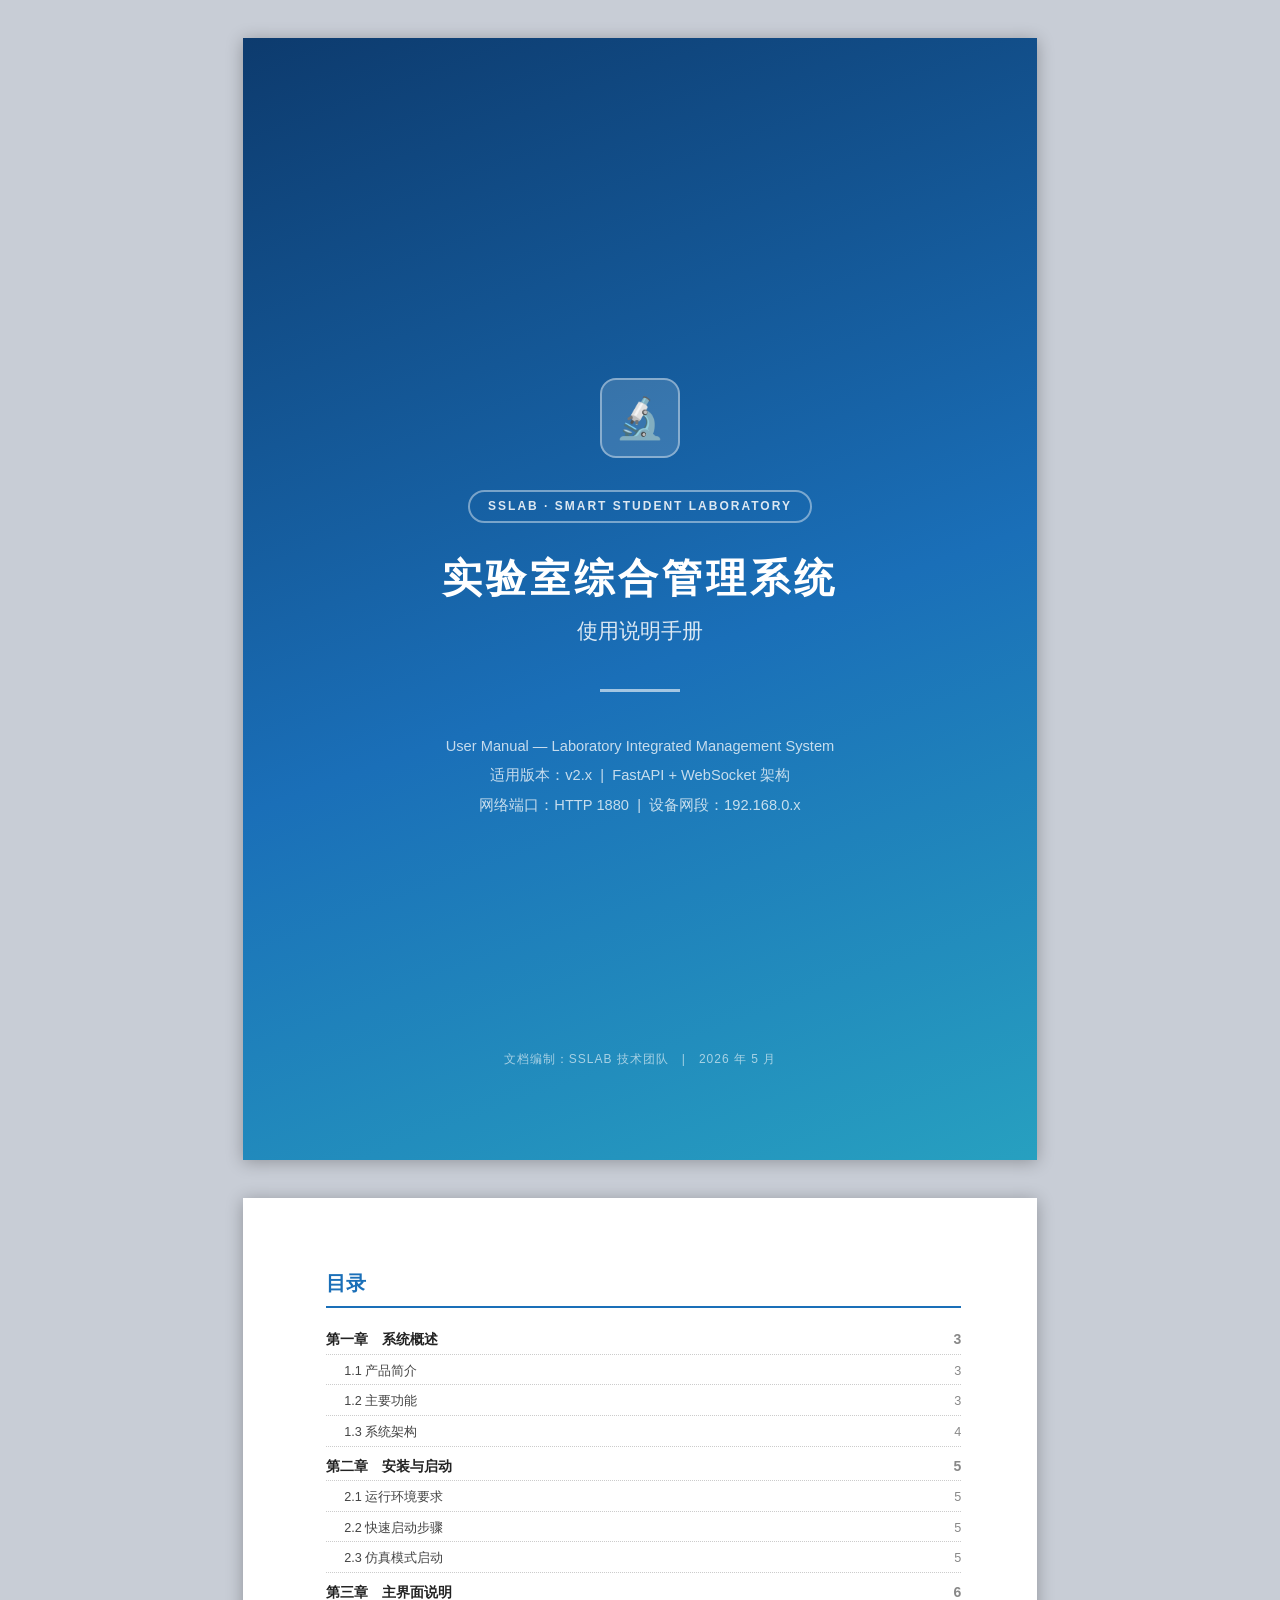
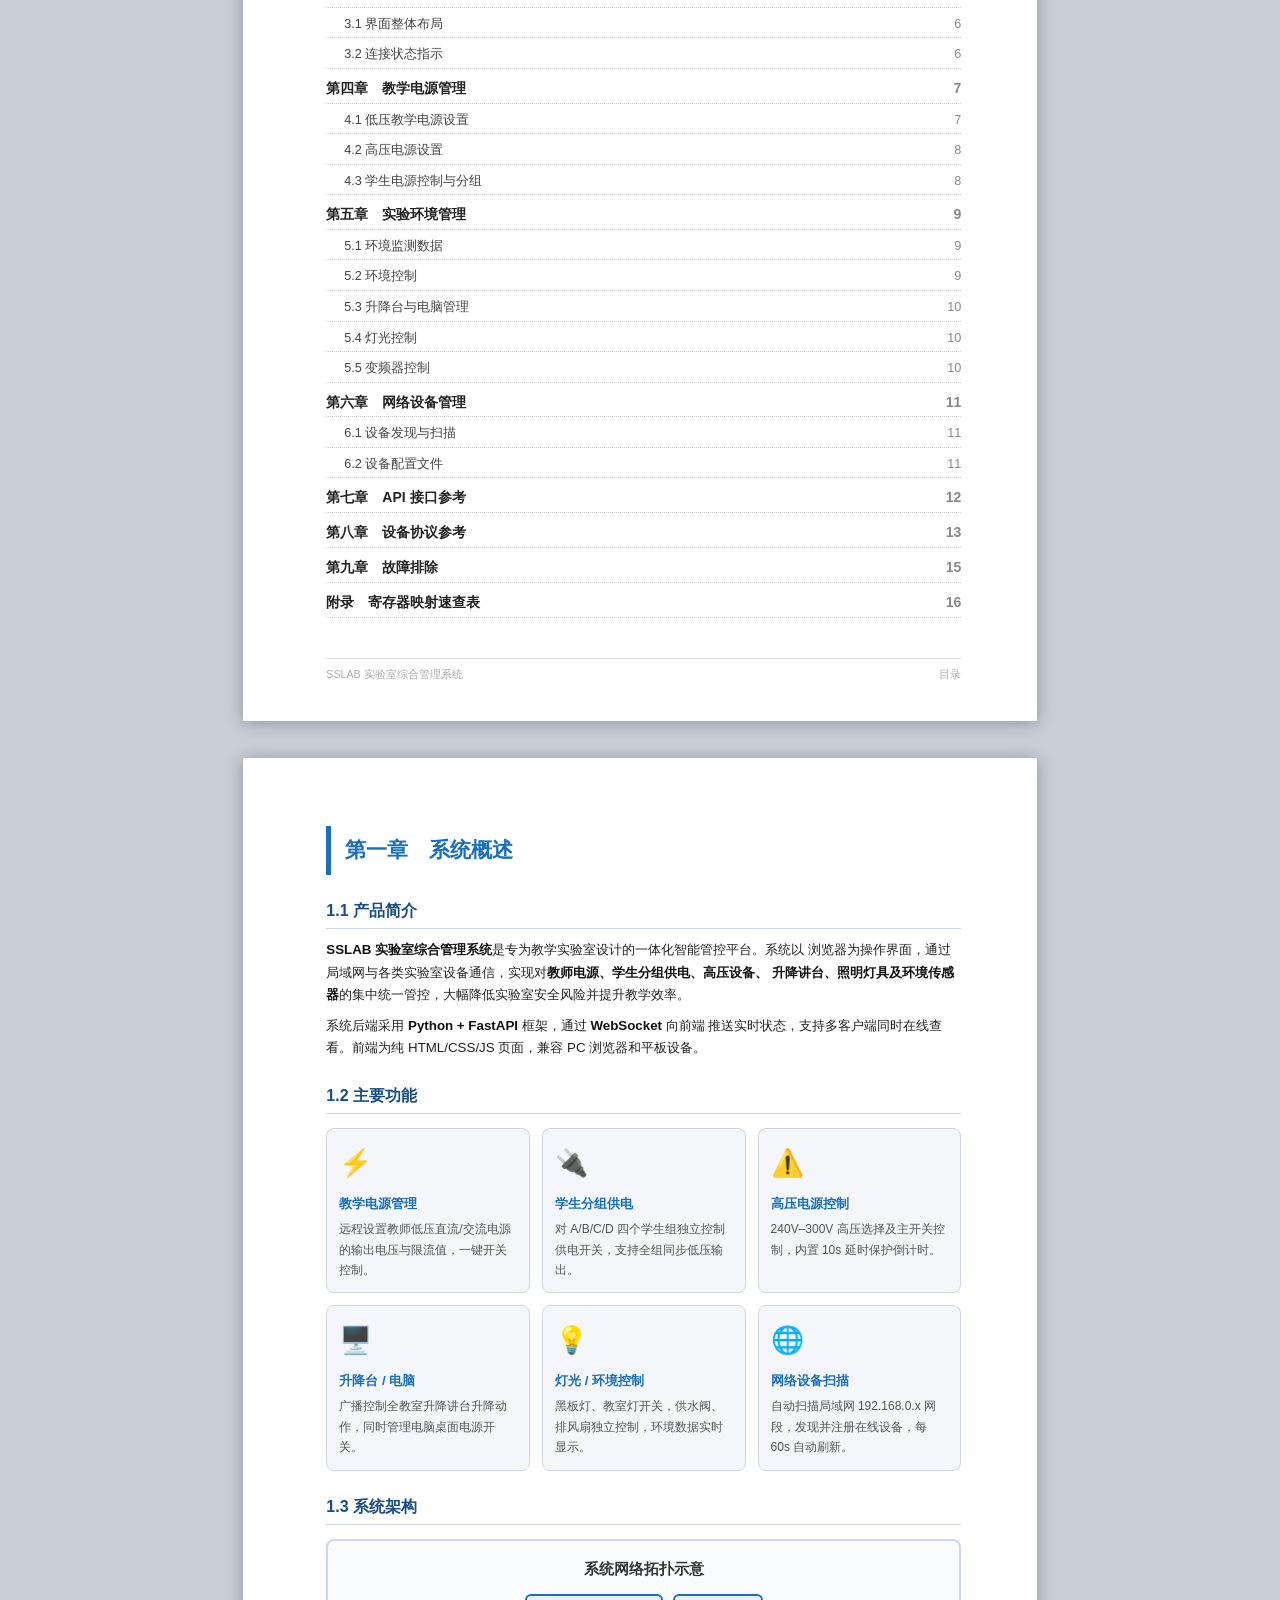
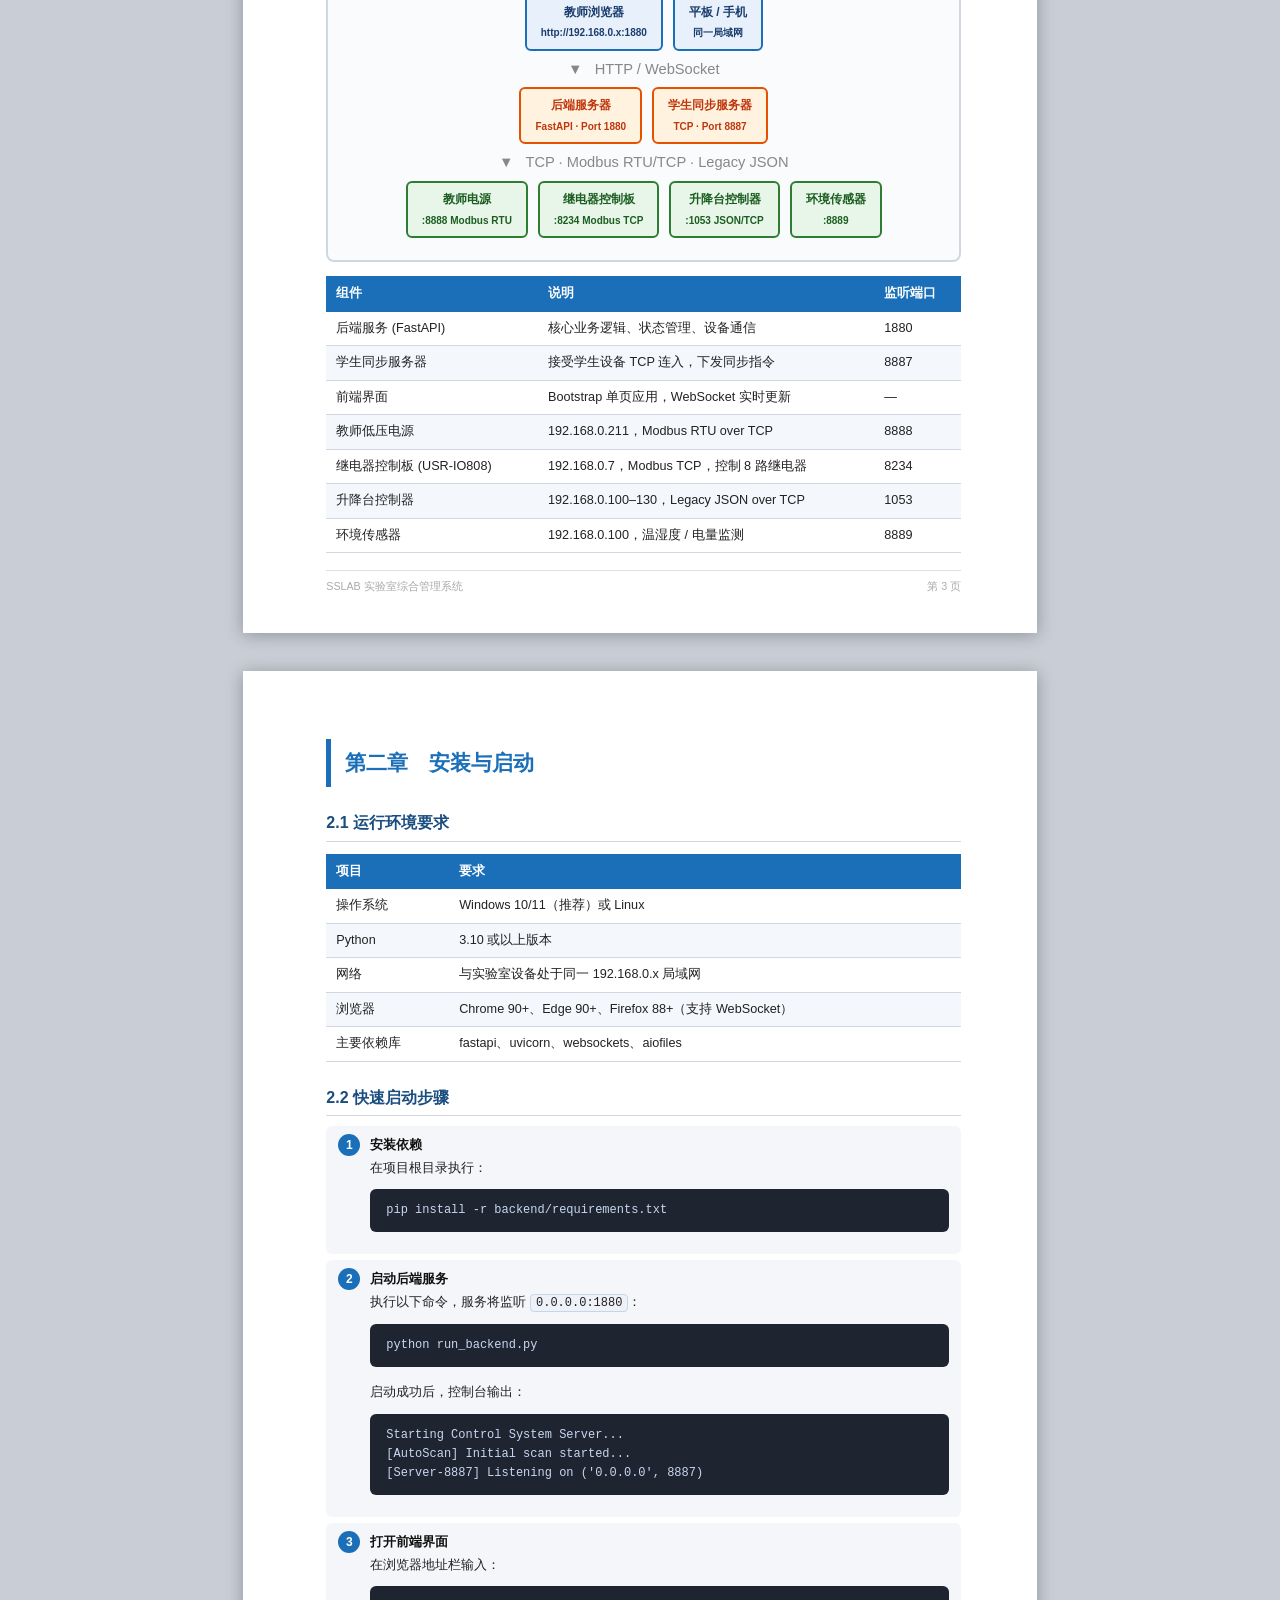
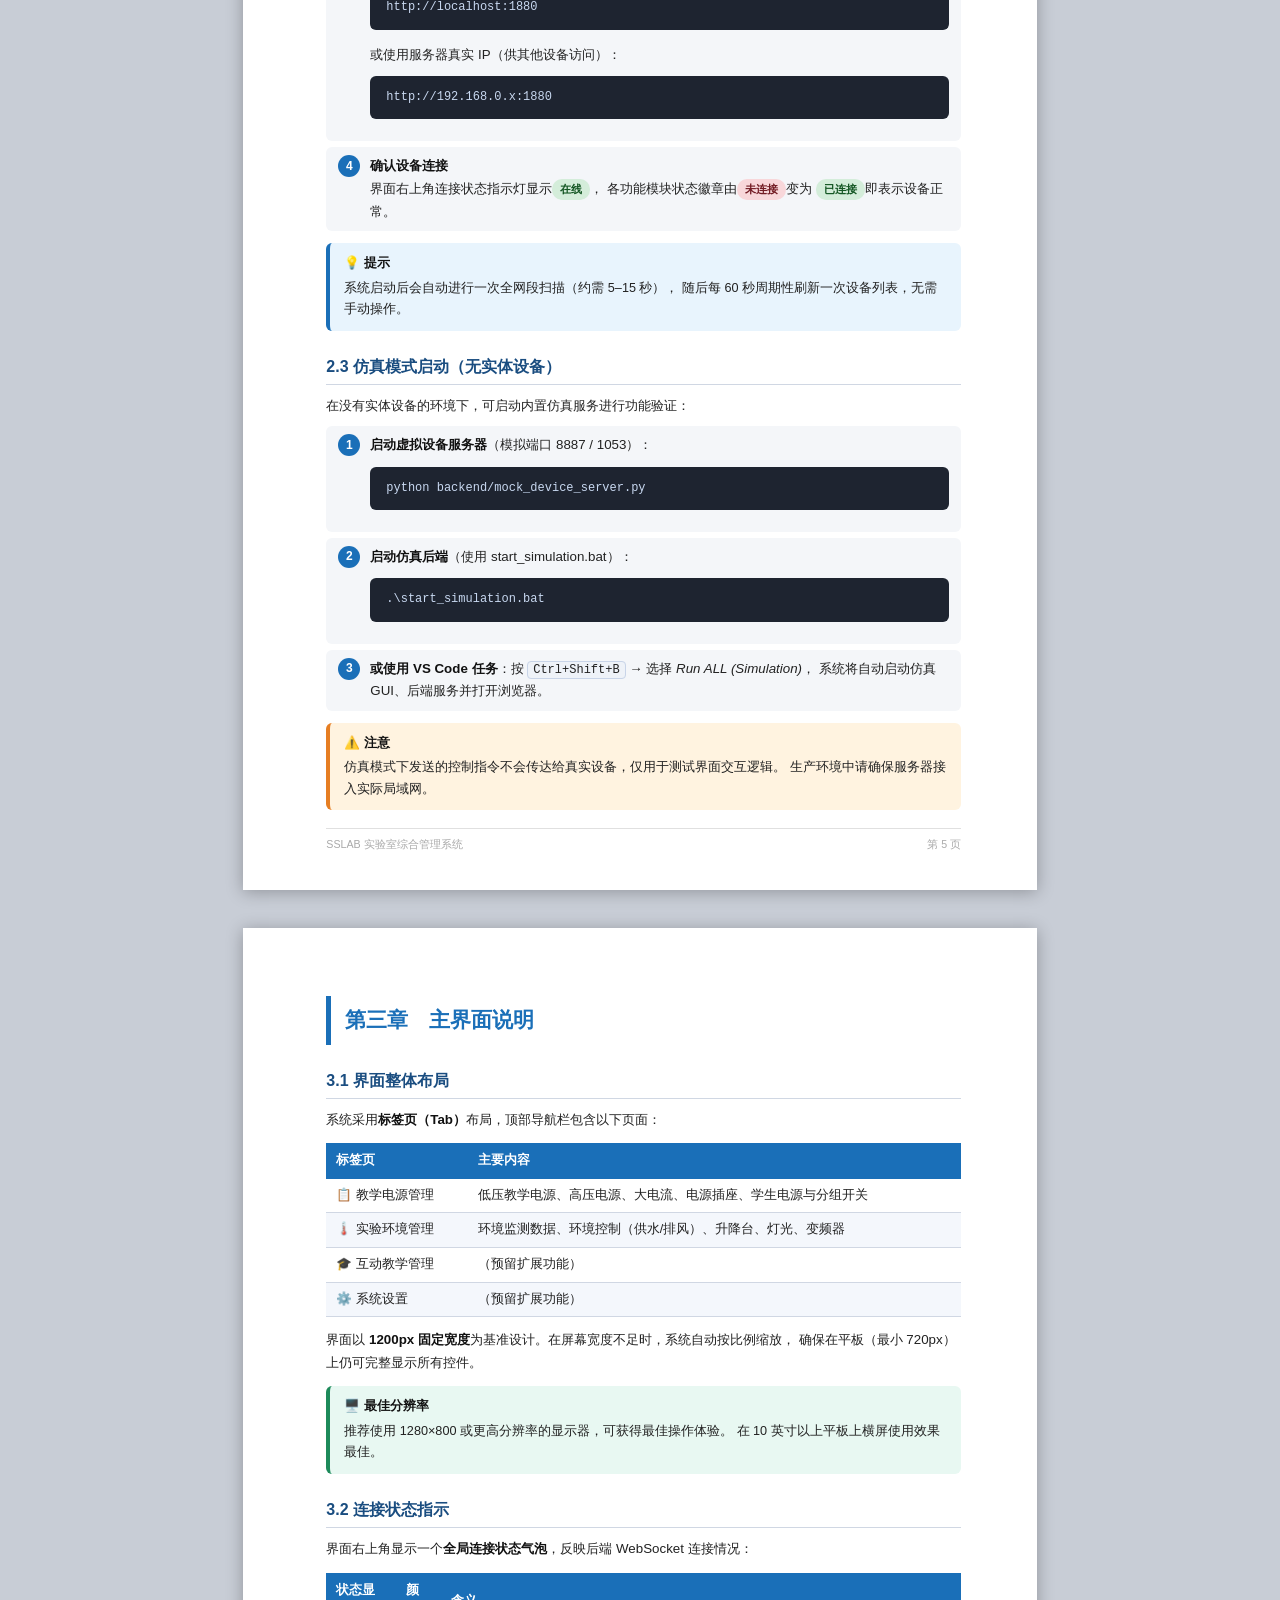
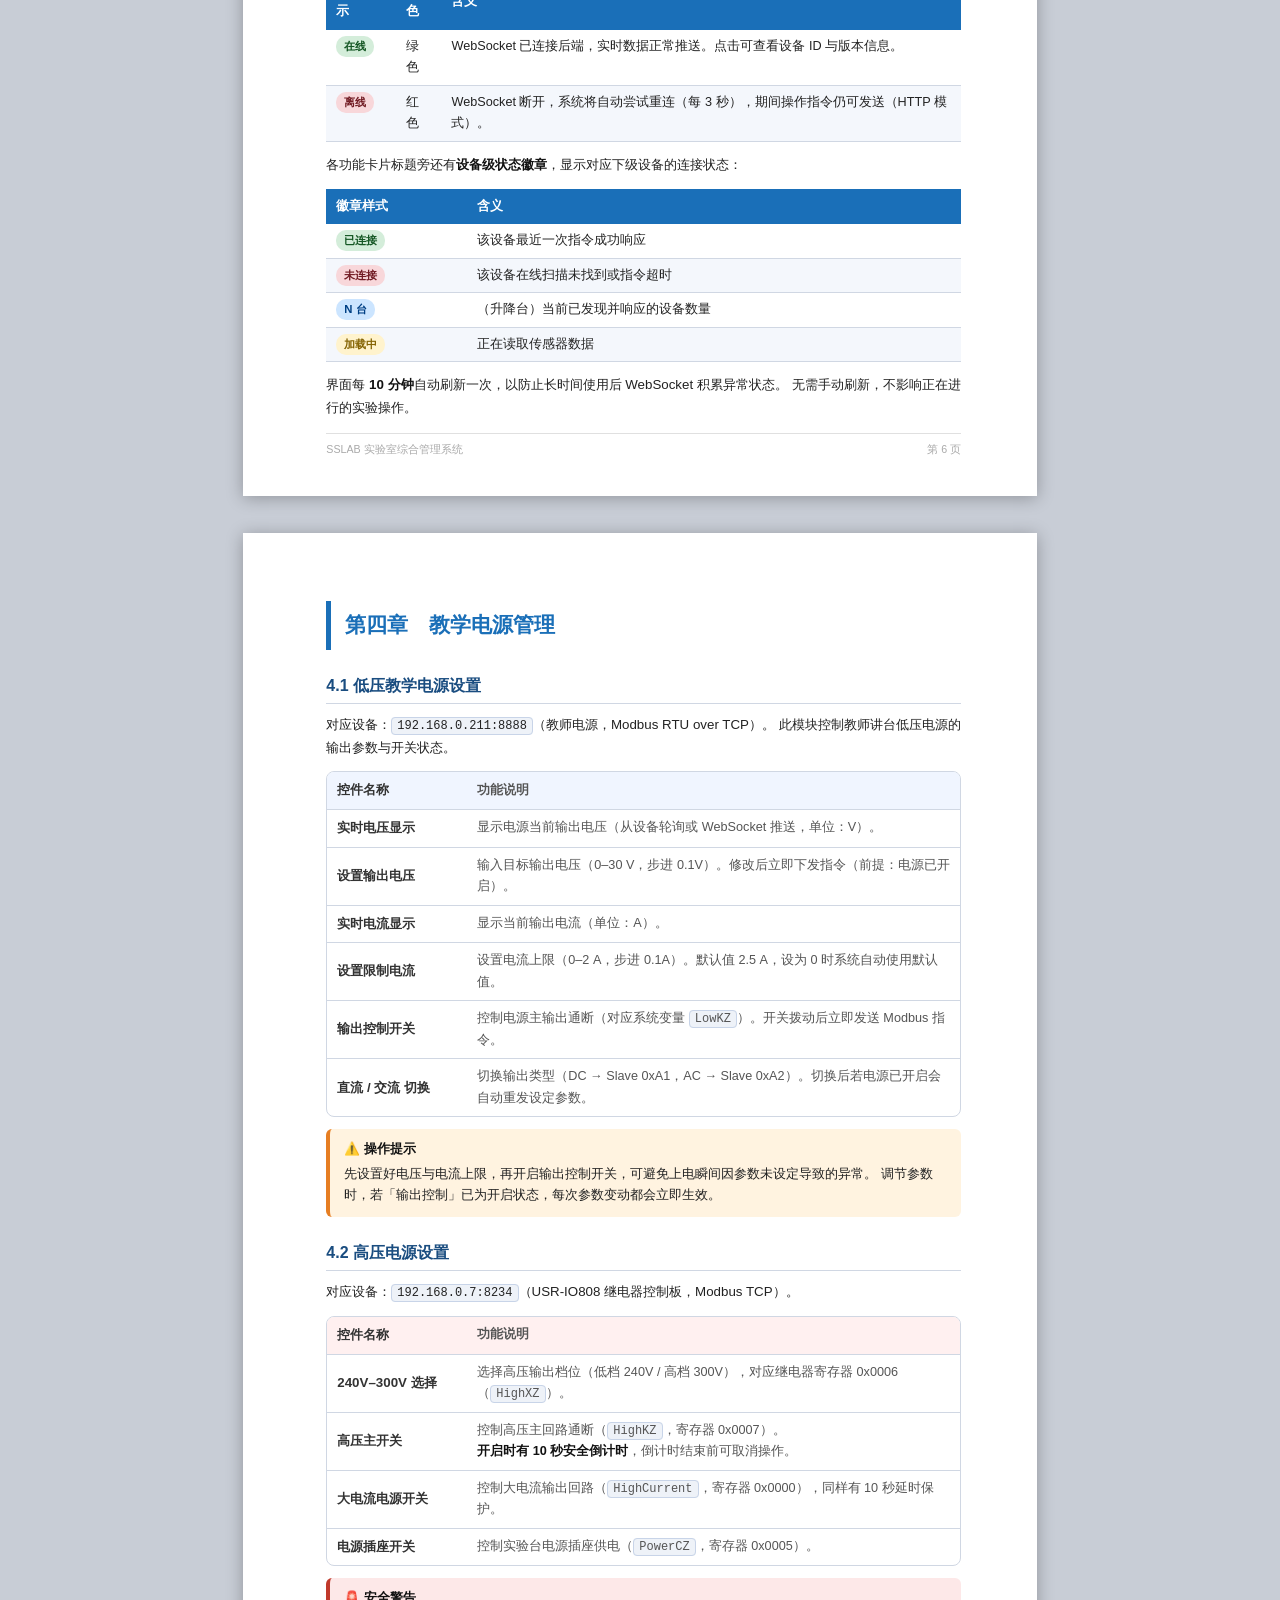
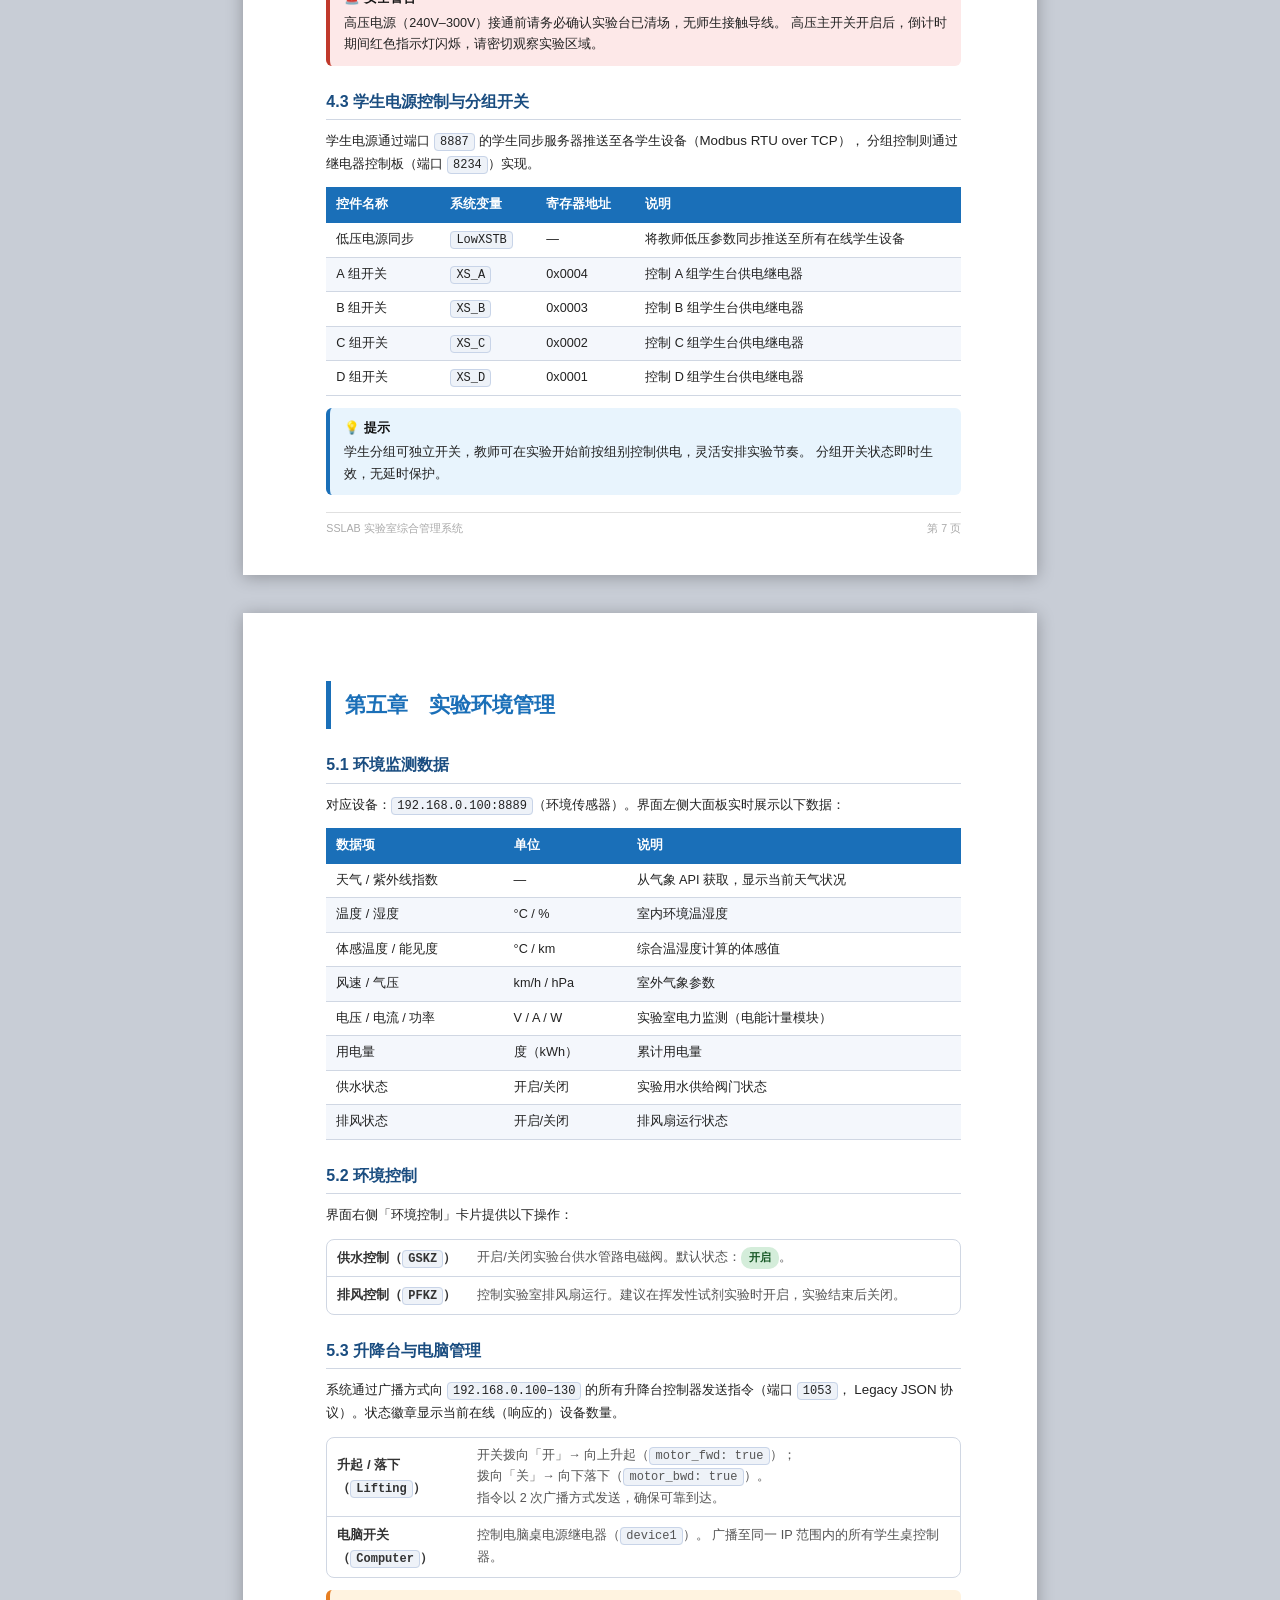
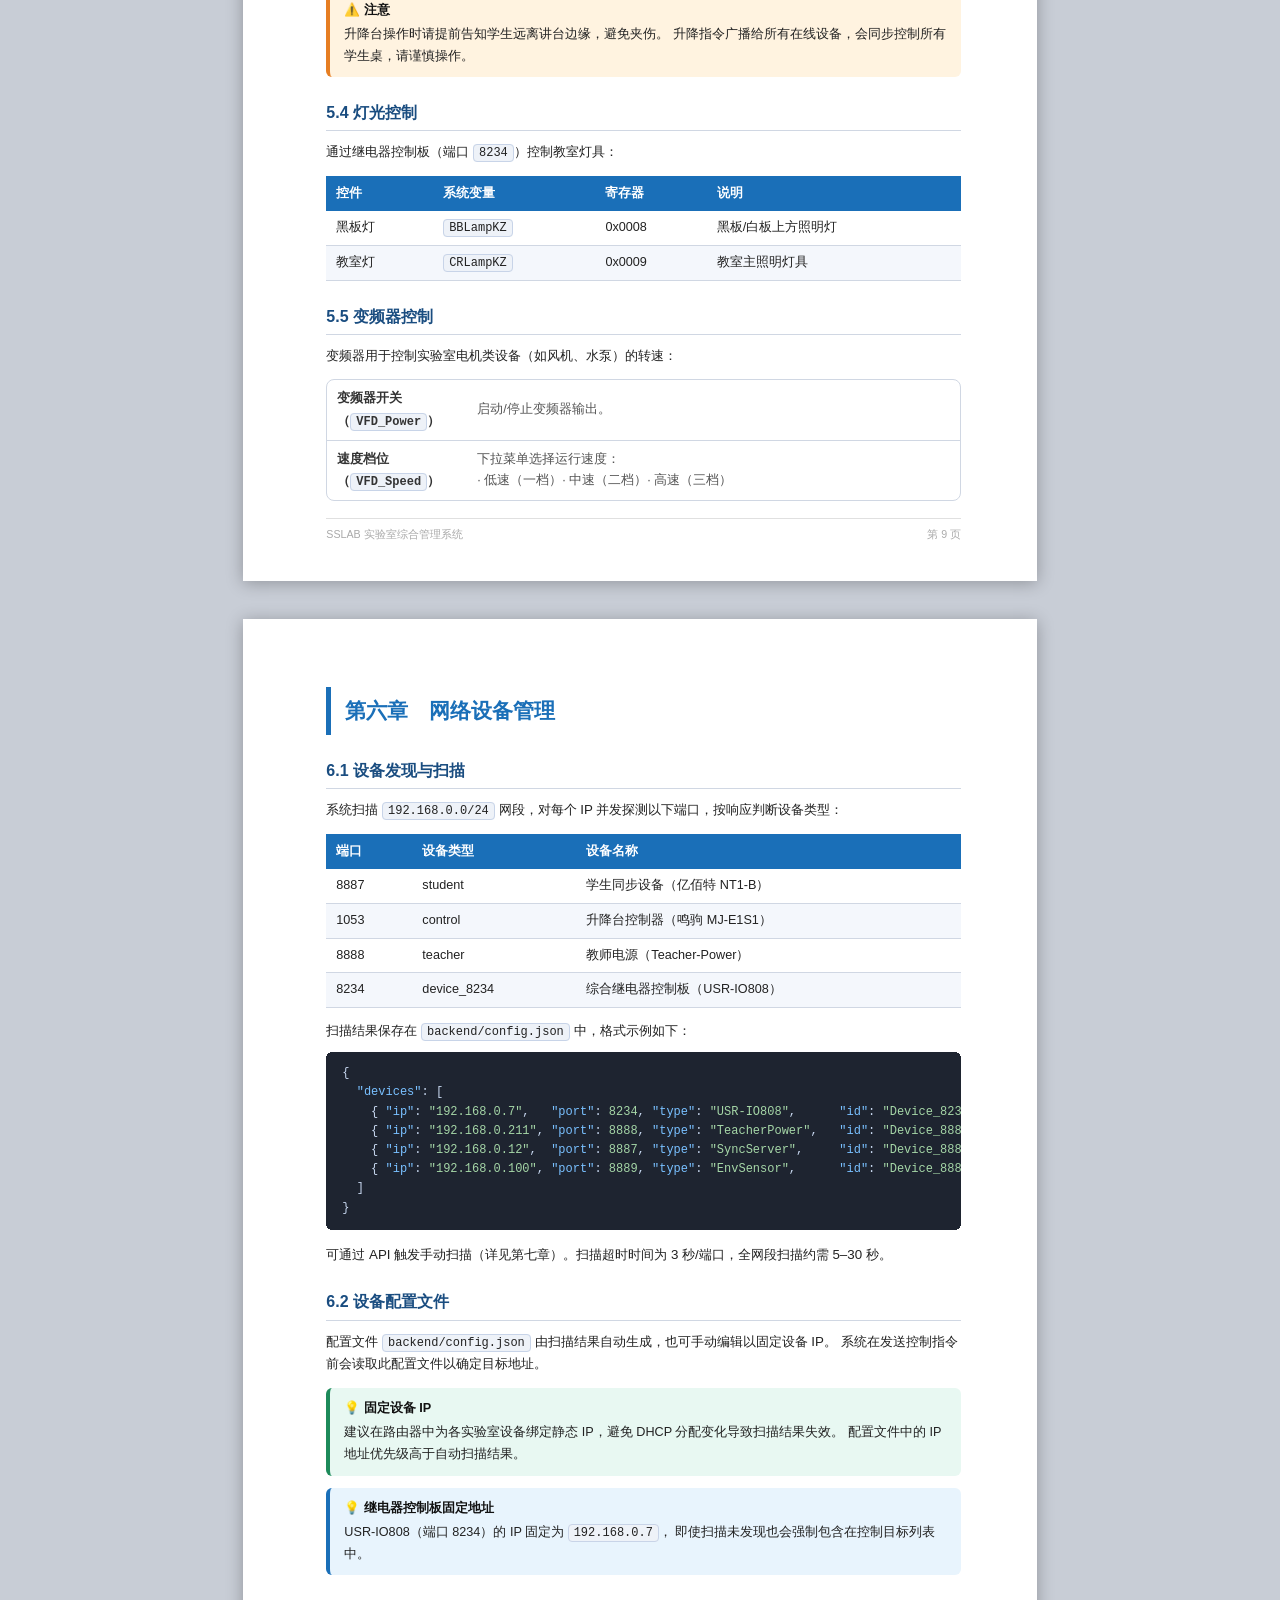
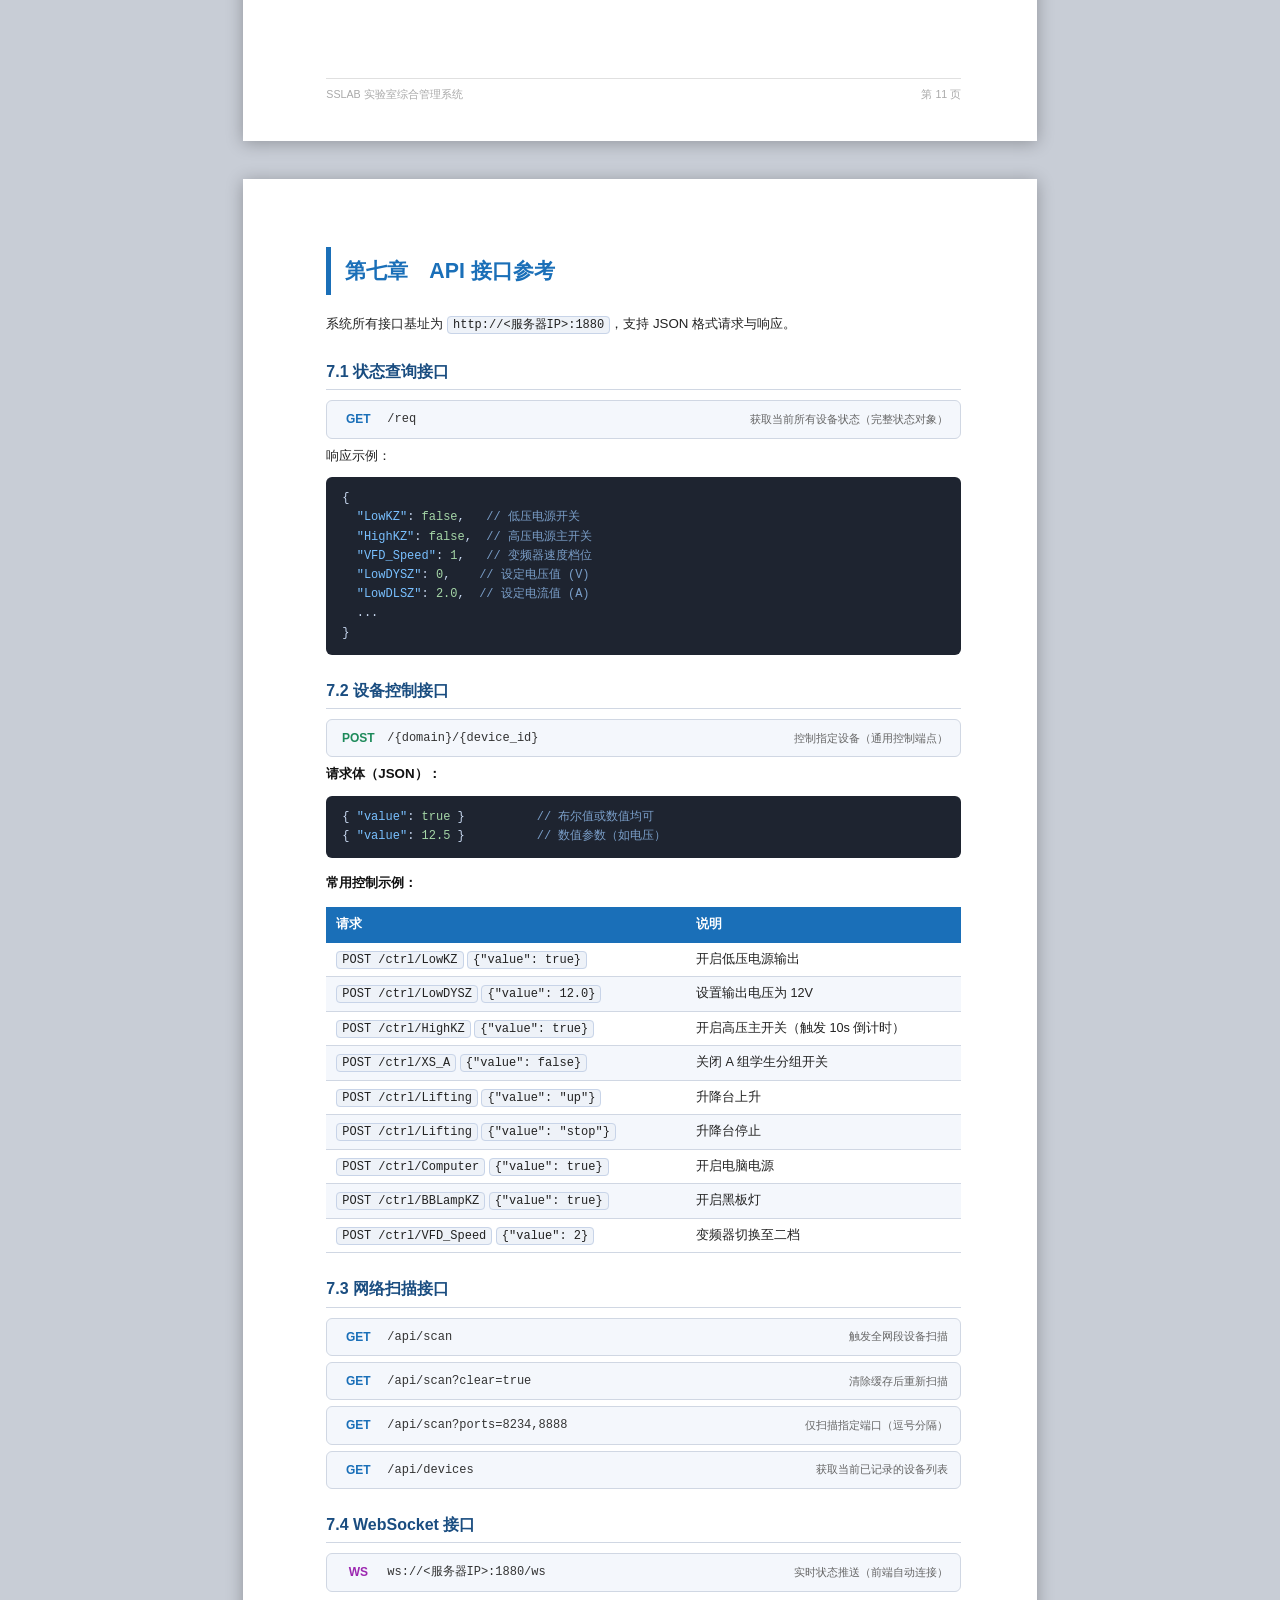
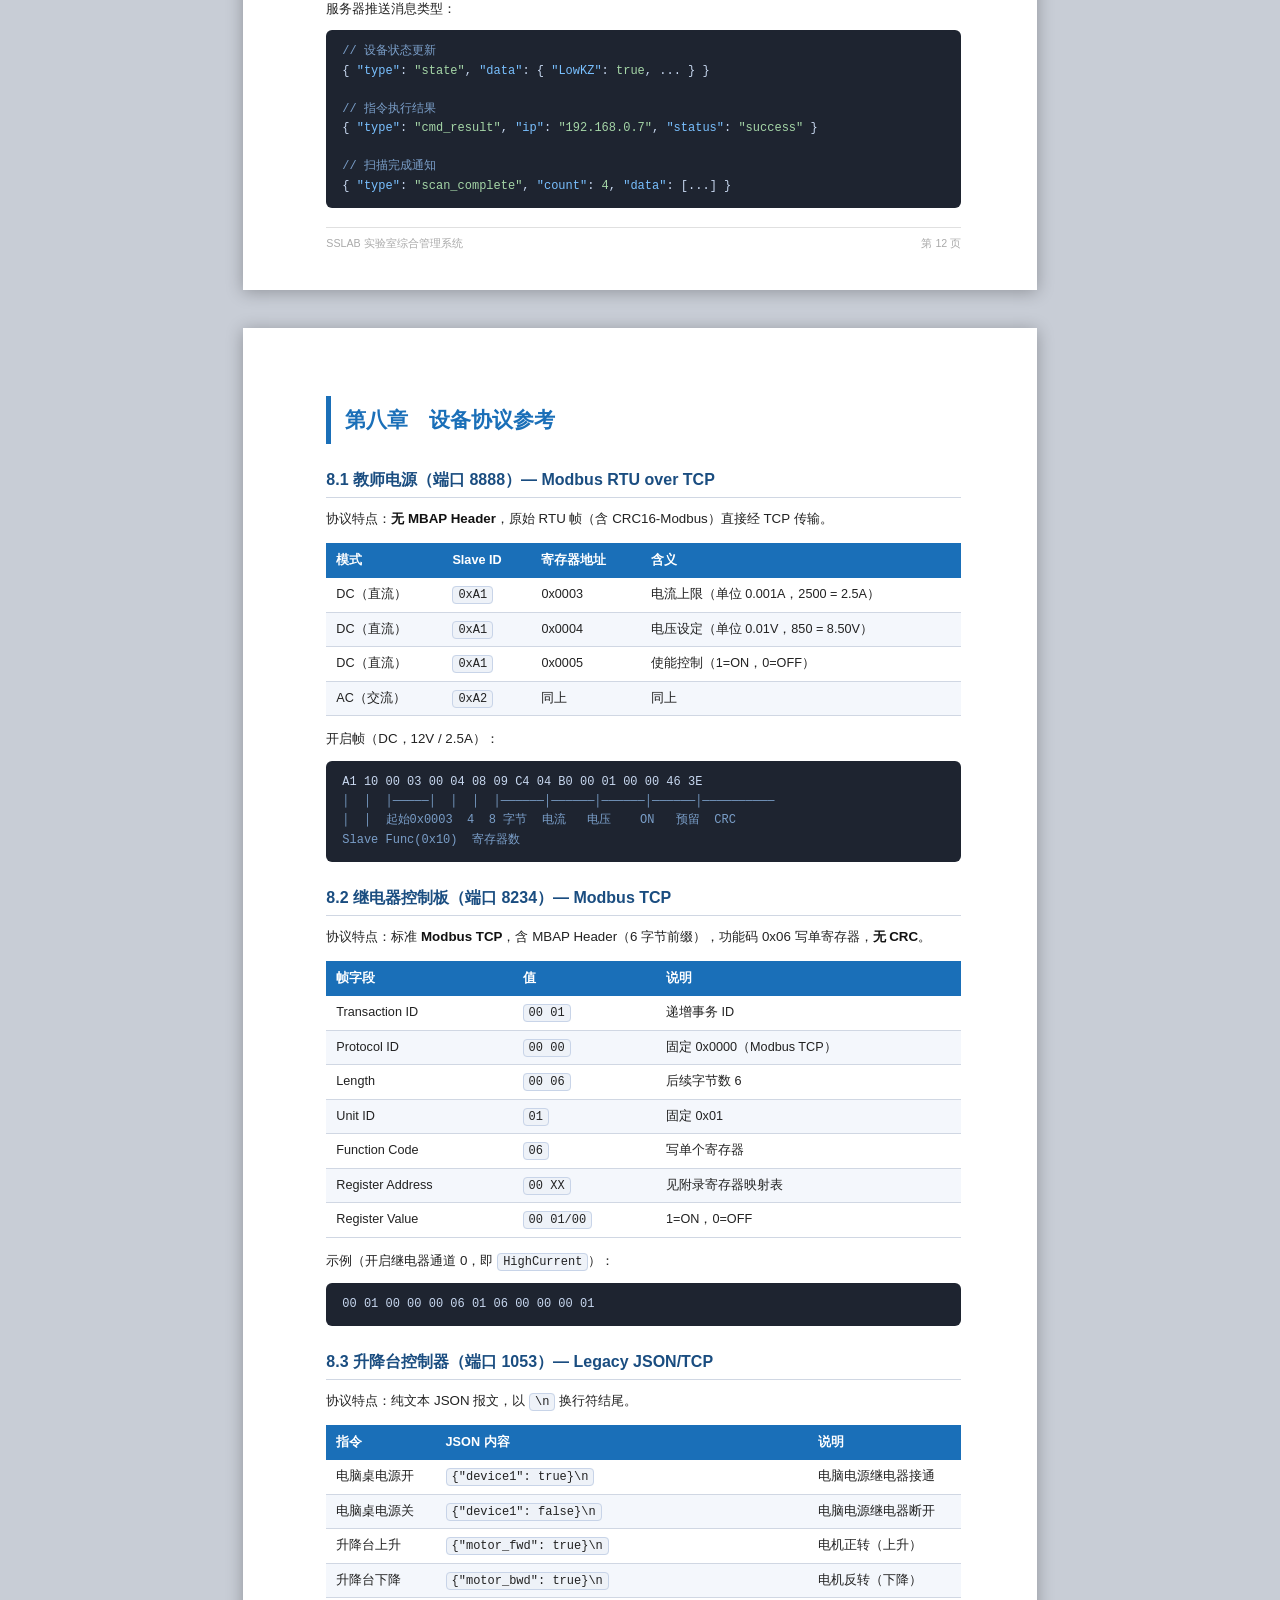
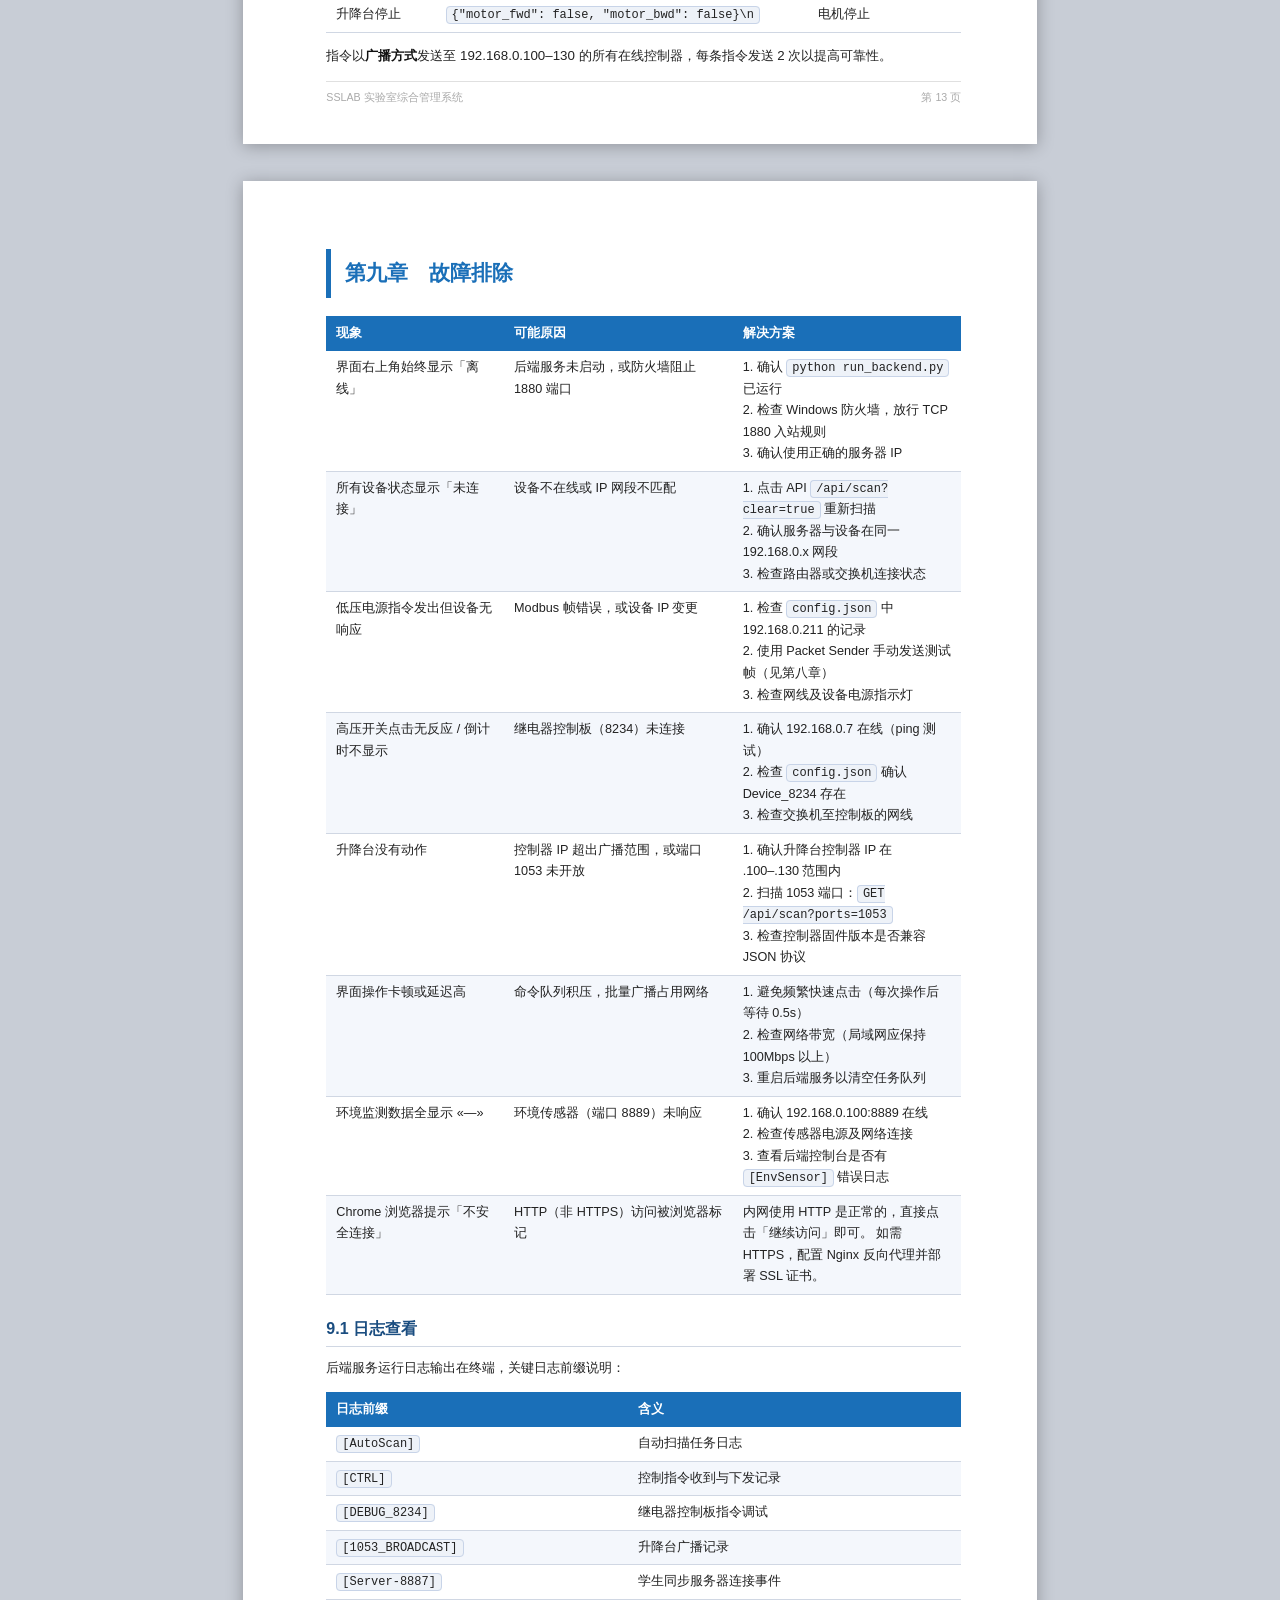
<file: docs/manual.html>
<!DOCTYPE html>
<html lang="zh-CN">
<head>
  <meta charset="UTF-8">
  <meta name="viewport" content="width=device-width, initial-scale=1.0">
  <title>SSLAB 实验室综合管理系统 — 使用说明手册</title>
  <style>
    /* ============================================================
       基础 & A4 页面设置
    ============================================================ */
    * { box-sizing: border-box; margin: 0; padding: 0; }

    :root {
      --blue:    #1a6fb8;
      --blue-lt: #e8f1fb;
      --green:   #1d8a5a;
      --red:     #c0392b;
      --orange:  #d35400;
      --gray:    #555;
      --gray-lt: #f4f6f9;
      --border:  #d0d7e3;
      --font:    'Source Han Sans CN', 'Microsoft YaHei', 'SimHei', Arial, sans-serif;
    }

    body {
      font-family: var(--font);
      font-size: 10pt;
      line-height: 1.7;
      color: #222;
      background: #c8cdd6;
    }

    /* A4 page simulation */
    .page {
      width: 210mm;
      min-height: 297mm;
      margin: 10mm auto;
      background: #fff;
      padding: 18mm 20mm 18mm 22mm;
      box-shadow: 0 2px 16px rgba(0,0,0,.28);
      page-break-after: always;
      position: relative;
    }

    /* ============================================================
       封面页
    ============================================================ */
    .cover {
      display: flex;
      flex-direction: column;
      align-items: center;
      justify-content: center;
      min-height: 297mm;
      background: linear-gradient(160deg, #0d3b6e 0%, #1a6fb8 55%, #27a0c0 100%);
      color: #fff;
      padding: 20mm;
      text-align: center;
    }
    .cover .badge {
      border: 2px solid rgba(255,255,255,.5);
      border-radius: 50px;
      padding: 4px 18px;
      font-size: 9pt;
      letter-spacing: 2px;
      margin-bottom: 30px;
      opacity: .85;
    }
    .cover h1 {
      font-size: 30pt;
      font-weight: 700;
      letter-spacing: 4px;
      line-height: 1.25;
      margin-bottom: 10px;
    }
    .cover h2 {
      font-size: 16pt;
      font-weight: 400;
      opacity: .85;
      margin-bottom: 40px;
    }
    .cover .divider {
      width: 80px;
      height: 3px;
      background: rgba(255,255,255,.6);
      margin: 0 auto 40px;
    }
    .cover .subtitle {
      font-size: 11pt;
      opacity: .75;
      line-height: 2;
    }
    .cover .meta {
      position: absolute;
      bottom: 24mm;
      font-size: 9pt;
      opacity: .6;
      letter-spacing: 1px;
    }
    .cover .logo-area {
      width: 80px;
      height: 80px;
      border-radius: 16px;
      background: rgba(255,255,255,.15);
      border: 2px solid rgba(255,255,255,.4);
      display: flex;
      align-items: center;
      justify-content: center;
      font-size: 30pt;
      margin-bottom: 32px;
    }

    /* ============================================================
       目录页
    ============================================================ */
    .toc h2 { color: var(--blue); font-size: 15pt; border-bottom: 2px solid var(--blue); padding-bottom: 6px; margin-bottom: 20px; }
    .toc ol { padding-left: 0; list-style: none; }
    .toc > ol > li { margin-bottom: 6px; }
    .toc a { color: #222; text-decoration: none; display: flex; justify-content: space-between; border-bottom: 1px dotted #ccc; padding-bottom: 2px; }
    .toc a:hover { color: var(--blue); }
    .toc .toc-h1 { font-size: 10.5pt; font-weight: 600; margin-top: 8px; }
    .toc .toc-h2 { font-size: 9.5pt; padding-left: 18px; color: #444; }
    .toc .page-num { flex-shrink: 0; color: #888; min-width: 22px; text-align: right; }

    /* ============================================================
       正文通用
    ============================================================ */
    h1.sec { font-size: 16pt; color: var(--blue); border-left: 5px solid var(--blue); padding: 6px 0 6px 14px; margin: 0 0 18px; }
    h2.sec { font-size: 12pt; color: #1a4d80; margin: 22px 0 10px; border-bottom: 1px solid var(--border); padding-bottom: 4px; }
    h3.sec { font-size: 10.5pt; color: #333; margin: 16px 0 8px; font-weight: 700; }
    p { margin-bottom: 8px; }
    ul, ol { padding-left: 22px; margin-bottom: 10px; }
    li { margin-bottom: 4px; }
    strong { color: #111; }
    code {
      background: #eef2f8;
      border: 1px solid #c8d4e8;
      border-radius: 4px;
      padding: 1px 5px;
      font-family: 'Consolas', 'Courier New', monospace;
      font-size: 9pt;
    }
    pre {
      background: #1e2430;
      color: #c8d8f0;
      border-radius: 6px;
      padding: 12px 16px;
      font-family: 'Consolas', 'Courier New', monospace;
      font-size: 9pt;
      overflow-x: auto;
      margin: 10px 0 14px;
      line-height: 1.6;
    }
    pre .comment { color: #7a9ec8; }
    pre .key { color: #79c0ff; }
    pre .val { color: #a5d6a7; }

    /* Info / Warning / Tip boxes */
    .box {
      border-radius: 6px;
      padding: 10px 14px;
      margin: 12px 0;
      font-size: 9.5pt;
    }
    .box-info  { background: #e8f4fd; border-left: 4px solid #1a6fb8; }
    .box-warn  { background: #fff3e0; border-left: 4px solid #e67e22; }
    .box-danger{ background: #fde8e8; border-left: 4px solid #c0392b; }
    .box-tip   { background: #e8f8f2; border-left: 4px solid #1d8a5a; }
    .box strong { display: block; margin-bottom: 3px; }

    /* Tables */
    table {
      width: 100%;
      border-collapse: collapse;
      margin: 12px 0;
      font-size: 9.5pt;
    }
    thead tr { background: var(--blue); color: #fff; }
    thead th { padding: 7px 10px; text-align: left; font-weight: 600; }
    tbody tr:nth-child(even) { background: #f4f7fc; }
    tbody td { padding: 6px 10px; border-bottom: 1px solid var(--border); vertical-align: top; }
    .td-center { text-align: center; }

    /* Feature cards */
    .card-grid { display: grid; grid-template-columns: repeat(3, 1fr); gap: 12px; margin: 14px 0; }
    .card {
      border: 1px solid var(--border);
      border-radius: 8px;
      padding: 12px;
      background: var(--gray-lt);
    }
    .card .card-icon { font-size: 20pt; margin-bottom: 6px; }
    .card .card-title { font-size: 10pt; font-weight: 700; color: var(--blue); margin-bottom: 4px; }
    .card p { font-size: 9pt; color: #555; margin: 0; }

    /* Status badges */
    .badge { display: inline-block; padding: 1px 8px; border-radius: 10px; font-size: 8.5pt; font-weight: 600; }
    .badge-green  { background: #d4edda; color: #155724; }
    .badge-red    { background: #f8d7da; color: #721c24; }
    .badge-blue   { background: #cce5ff; color: #004085; }
    .badge-orange { background: #fff3cd; color: #856404; }

    /* Step list */
    .step-list { list-style: none; padding-left: 0; counter-reset: step; }
    .step-list li {
      counter-increment: step;
      padding: 8px 12px 8px 44px;
      position: relative;
      margin-bottom: 6px;
      background: var(--gray-lt);
      border-radius: 6px;
    }
    .step-list li::before {
      content: counter(step);
      position: absolute;
      left: 12px;
      top: 8px;
      width: 22px; height: 22px;
      background: var(--blue);
      color: white;
      border-radius: 50%;
      font-size: 9pt;
      font-weight: 700;
      display: flex;
      align-items: center;
      justify-content: center;
    }

    /* Architecture diagram */
    .arch-box {
      border: 2px solid var(--border);
      border-radius: 8px;
      padding: 16px;
      background: #fafbfd;
      margin: 14px 0;
      text-align: center;
      font-size: 9pt;
    }
    .arch-row { display: flex; justify-content: center; gap: 10px; margin: 6px 0; flex-wrap: wrap; }
    .arch-node {
      border: 2px solid var(--blue);
      border-radius: 6px;
      padding: 6px 14px;
      background: var(--blue-lt);
      color: #1a3d6e;
      font-weight: 600;
      font-size: 9pt;
      min-width: 80px;
    }
    .arch-node.device {
      border-color: #2e7d32;
      background: #e8f5e9;
      color: #1b5e20;
    }
    .arch-node.server {
      border-color: #e65100;
      background: #fff3e0;
      color: #bf360c;
    }
    .arch-arrow { text-align: center; color: #888; font-size: 11pt; margin: 2px 0; }

    /* Control item row */
    .ctrl-row {
      display: flex;
      align-items: center;
      padding: 7px 10px;
      border-bottom: 1px solid var(--border);
    }
    .ctrl-row:last-child { border-bottom: none; }
    .ctrl-label { flex: 0 0 140px; font-weight: 600; color: #333; }
    .ctrl-desc  { flex: 1; color: #555; font-size: 9.5pt; }

    /* Page footer */
    .page-footer {
      position: absolute;
      bottom: 10mm;
      left: 22mm;
      right: 20mm;
      display: flex;
      justify-content: space-between;
      font-size: 8pt;
      color: #aaa;
      border-top: 1px solid #e0e0e0;
      padding-top: 6px;
    }

    /* API endpoint */
    .endpoint {
      display: flex;
      align-items: center;
      gap: 10px;
      padding: 8px 12px;
      border-radius: 6px;
      background: #f4f7fc;
      border: 1px solid var(--border);
      margin: 6px 0;
      font-size: 9pt;
    }
    .method { font-weight: 700; min-width: 38px; text-align: center; }
    .method.get  { color: #1a6fb8; }
    .method.post { color: #1d8a5a; }
    .ep-path { font-family: 'Consolas', monospace; color: #333; }
    .ep-desc { color: #666; font-size: 8.5pt; margin-left: auto; }

    /* ============================================================
       打印 / PDF 样式
    ============================================================ */
    @page {
      size: A4;
      margin: 0;
    }
    @media print {
      body { background: #fff; }
      .page {
        margin: 0 auto;
        box-shadow: none;
        page-break-after: always;
        width: 210mm;
        min-height: 297mm;
        padding: 15mm 18mm 15mm 20mm;
      }
      .cover {
        min-height: 297mm;
        page-break-after: always;
      }
      a { color: inherit; text-decoration: none; }
      pre { white-space: pre-wrap; word-break: break-all; }
    }
  </style>
</head>
<body>

<!-- ================================================================
     封面
================================================================ -->
<div class="page cover">
  <div class="logo-area">🔬</div>
  <div class="badge">SSLAB · SMART STUDENT LABORATORY</div>
  <h1>实验室综合管理系统</h1>
  <h2>使用说明手册</h2>
  <div class="divider"></div>
  <div class="subtitle">
    User Manual — Laboratory Integrated Management System<br>
    适用版本：v2.x &nbsp;|&nbsp; FastAPI + WebSocket 架构<br>
    网络端口：HTTP 1880 &nbsp;|&nbsp; 设备网段：192.168.0.x
  </div>
  <div class="meta">文档编制：SSLAB 技术团队 &nbsp;&nbsp;|&nbsp;&nbsp; 2026 年 5 月</div>
</div>

<!-- ================================================================
     目录页
================================================================ -->
<div class="page toc">
  <h2>目录</h2>
  <ol>
    <li><a class="toc-h1" href="#s1"><span>第一章　系统概述</span><span class="page-num">3</span></a></li>
    <li>
      <a class="toc-h2" href="#s1-1"><span>1.1 产品简介</span><span class="page-num">3</span></a>
    </li>
    <li>
      <a class="toc-h2" href="#s1-2"><span>1.2 主要功能</span><span class="page-num">3</span></a>
    </li>
    <li>
      <a class="toc-h2" href="#s1-3"><span>1.3 系统架构</span><span class="page-num">4</span></a>
    </li>
    <li><a class="toc-h1" href="#s2"><span>第二章　安装与启动</span><span class="page-num">5</span></a></li>
    <li>
      <a class="toc-h2" href="#s2-1"><span>2.1 运行环境要求</span><span class="page-num">5</span></a>
    </li>
    <li>
      <a class="toc-h2" href="#s2-2"><span>2.2 快速启动步骤</span><span class="page-num">5</span></a>
    </li>
    <li>
      <a class="toc-h2" href="#s2-3"><span>2.3 仿真模式启动</span><span class="page-num">5</span></a>
    </li>
    <li><a class="toc-h1" href="#s3"><span>第三章　主界面说明</span><span class="page-num">6</span></a></li>
    <li>
      <a class="toc-h2" href="#s3-1"><span>3.1 界面整体布局</span><span class="page-num">6</span></a>
    </li>
    <li>
      <a class="toc-h2" href="#s3-2"><span>3.2 连接状态指示</span><span class="page-num">6</span></a>
    </li>
    <li><a class="toc-h1" href="#s4"><span>第四章　教学电源管理</span><span class="page-num">7</span></a></li>
    <li>
      <a class="toc-h2" href="#s4-1"><span>4.1 低压教学电源设置</span><span class="page-num">7</span></a>
    </li>
    <li>
      <a class="toc-h2" href="#s4-2"><span>4.2 高压电源设置</span><span class="page-num">8</span></a>
    </li>
    <li>
      <a class="toc-h2" href="#s4-3"><span>4.3 学生电源控制与分组</span><span class="page-num">8</span></a>
    </li>
    <li><a class="toc-h1" href="#s5"><span>第五章　实验环境管理</span><span class="page-num">9</span></a></li>
    <li>
      <a class="toc-h2" href="#s5-1"><span>5.1 环境监测数据</span><span class="page-num">9</span></a>
    </li>
    <li>
      <a class="toc-h2" href="#s5-2"><span>5.2 环境控制</span><span class="page-num">9</span></a>
    </li>
    <li>
      <a class="toc-h2" href="#s5-3"><span>5.3 升降台与电脑管理</span><span class="page-num">10</span></a>
    </li>
    <li>
      <a class="toc-h2" href="#s5-4"><span>5.4 灯光控制</span><span class="page-num">10</span></a>
    </li>
    <li>
      <a class="toc-h2" href="#s5-5"><span>5.5 变频器控制</span><span class="page-num">10</span></a>
    </li>
    <li><a class="toc-h1" href="#s6"><span>第六章　网络设备管理</span><span class="page-num">11</span></a></li>
    <li>
      <a class="toc-h2" href="#s6-1"><span>6.1 设备发现与扫描</span><span class="page-num">11</span></a>
    </li>
    <li>
      <a class="toc-h2" href="#s6-2"><span>6.2 设备配置文件</span><span class="page-num">11</span></a>
    </li>
    <li><a class="toc-h1" href="#s7"><span>第七章　API 接口参考</span><span class="page-num">12</span></a></li>
    <li><a class="toc-h1" href="#s8"><span>第八章　设备协议参考</span><span class="page-num">13</span></a></li>
    <li><a class="toc-h1" href="#s9"><span>第九章　故障排除</span><span class="page-num">15</span></a></li>
    <li><a class="toc-h1" href="#s10"><span>附录　寄存器映射速查表</span><span class="page-num">16</span></a></li>
  </ol>
  <div class="page-footer"><span>SSLAB 实验室综合管理系统</span><span>目录</span></div>
</div>

<!-- ================================================================
     第一章：系统概述
================================================================ -->
<div class="page" id="s1">
  <h1 class="sec">第一章　系统概述</h1>

  <h2 class="sec" id="s1-1">1.1 产品简介</h2>
  <p>
    <strong>SSLAB 实验室综合管理系统</strong>是专为教学实验室设计的一体化智能管控平台。系统以
    浏览器为操作界面，通过局域网与各类实验室设备通信，实现对<strong>教师电源、学生分组供电、高压设备、
    升降讲台、照明灯具及环境传感器</strong>的集中统一管控，大幅降低实验室安全风险并提升教学效率。
  </p>
  <p>
    系统后端采用 <strong>Python + FastAPI</strong> 框架，通过 <strong>WebSocket</strong> 向前端
    推送实时状态，支持多客户端同时在线查看。前端为纯 HTML/CSS/JS 页面，兼容 PC 浏览器和平板设备。
  </p>

  <h2 class="sec" id="s1-2">1.2 主要功能</h2>
  <div class="card-grid">
    <div class="card">
      <div class="card-icon">⚡</div>
      <div class="card-title">教学电源管理</div>
      <p>远程设置教师低压直流/交流电源的输出电压与限流值，一键开关控制。</p>
    </div>
    <div class="card">
      <div class="card-icon">🔌</div>
      <div class="card-title">学生分组供电</div>
      <p>对 A/B/C/D 四个学生组独立控制供电开关，支持全组同步低压输出。</p>
    </div>
    <div class="card">
      <div class="card-icon">⚠️</div>
      <div class="card-title">高压电源控制</div>
      <p>240V–300V 高压选择及主开关控制，内置 10s 延时保护倒计时。</p>
    </div>
    <div class="card">
      <div class="card-icon">🖥️</div>
      <div class="card-title">升降台 / 电脑</div>
      <p>广播控制全教室升降讲台升降动作，同时管理电脑桌面电源开关。</p>
    </div>
    <div class="card">
      <div class="card-icon">💡</div>
      <div class="card-title">灯光 / 环境控制</div>
      <p>黑板灯、教室灯开关，供水阀、排风扇独立控制，环境数据实时显示。</p>
    </div>
    <div class="card">
      <div class="card-icon">🌐</div>
      <div class="card-title">网络设备扫描</div>
      <p>自动扫描局域网 192.168.0.x 网段，发现并注册在线设备，每 60s 自动刷新。</p>
    </div>
  </div>

  <h2 class="sec" id="s1-3">1.3 系统架构</h2>
  <div class="arch-box">
    <div style="font-weight:700; font-size:11pt; color:#333; margin-bottom:12px;">系统网络拓扑示意</div>
    <div class="arch-row">
      <div class="arch-node">教师浏览器<br><small>http://192.168.0.x:1880</small></div>
      <div class="arch-node">平板 / 手机<br><small>同一局域网</small></div>
    </div>
    <div class="arch-arrow">▼ &nbsp; HTTP / WebSocket</div>
    <div class="arch-row">
      <div class="arch-node server">后端服务器<br><small>FastAPI · Port 1880</small></div>
      <div class="arch-node server">学生同步服务器<br><small>TCP · Port 8887</small></div>
    </div>
    <div class="arch-arrow">▼ &nbsp; TCP · Modbus RTU/TCP · Legacy JSON</div>
    <div class="arch-row">
      <div class="arch-node device">教师电源<br><small>:8888 Modbus RTU</small></div>
      <div class="arch-node device">继电器控制板<br><small>:8234 Modbus TCP</small></div>
      <div class="arch-node device">升降台控制器<br><small>:1053 JSON/TCP</small></div>
      <div class="arch-node device">环境传感器<br><small>:8889</small></div>
    </div>
  </div>

  <table>
    <thead><tr><th>组件</th><th>说明</th><th>监听端口</th></tr></thead>
    <tbody>
      <tr><td>后端服务 (FastAPI)</td><td>核心业务逻辑、状态管理、设备通信</td><td>1880</td></tr>
      <tr><td>学生同步服务器</td><td>接受学生设备 TCP 连入，下发同步指令</td><td>8887</td></tr>
      <tr><td>前端界面</td><td>Bootstrap 单页应用，WebSocket 实时更新</td><td>—</td></tr>
      <tr><td>教师低压电源</td><td>192.168.0.211，Modbus RTU over TCP</td><td>8888</td></tr>
      <tr><td>继电器控制板 (USR-IO808)</td><td>192.168.0.7，Modbus TCP，控制 8 路继电器</td><td>8234</td></tr>
      <tr><td>升降台控制器</td><td>192.168.0.100–130，Legacy JSON over TCP</td><td>1053</td></tr>
      <tr><td>环境传感器</td><td>192.168.0.100，温湿度 / 电量监测</td><td>8889</td></tr>
    </tbody>
  </table>

  <div class="page-footer"><span>SSLAB 实验室综合管理系统</span><span>第 3 页</span></div>
</div>

<!-- ================================================================
     第二章：安装与启动
================================================================ -->
<div class="page" id="s2">
  <h1 class="sec">第二章　安装与启动</h1>

  <h2 class="sec" id="s2-1">2.1 运行环境要求</h2>
  <table>
    <thead><tr><th>项目</th><th>要求</th></tr></thead>
    <tbody>
      <tr><td>操作系统</td><td>Windows 10/11（推荐）或 Linux</td></tr>
      <tr><td>Python</td><td>3.10 或以上版本</td></tr>
      <tr><td>网络</td><td>与实验室设备处于同一 192.168.0.x 局域网</td></tr>
      <tr><td>浏览器</td><td>Chrome 90+、Edge 90+、Firefox 88+（支持 WebSocket）</td></tr>
      <tr><td>主要依赖库</td><td>fastapi、uvicorn、websockets、aiofiles</td></tr>
    </tbody>
  </table>

  <h2 class="sec" id="s2-2">2.2 快速启动步骤</h2>
  <ol class="step-list">
    <li>
      <strong>安装依赖</strong><br>
      在项目根目录执行：
      <pre>pip install -r backend/requirements.txt</pre>
    </li>
    <li>
      <strong>启动后端服务</strong><br>
      执行以下命令，服务将监听 <code>0.0.0.0:1880</code>：
      <pre>python run_backend.py</pre>
      启动成功后，控制台输出：
      <pre>Starting Control System Server...
[AutoScan] Initial scan started...
[Server-8887] Listening on ('0.0.0.0', 8887)</pre>
    </li>
    <li>
      <strong>打开前端界面</strong><br>
      在浏览器地址栏输入：
      <pre>http://localhost:1880</pre>
      或使用服务器真实 IP（供其他设备访问）：
      <pre>http://192.168.0.x:1880</pre>
    </li>
    <li>
      <strong>确认设备连接</strong><br>
      界面右上角连接状态指示灯显示<span class="badge badge-green">在线</span>，
      各功能模块状态徽章由<span class="badge badge-red">未连接</span>变为
      <span class="badge badge-green">已连接</span>即表示设备正常。
    </li>
  </ol>

  <div class="box box-info">
    <strong>💡 提示</strong>
    系统启动后会自动进行一次全网段扫描（约需 5–15 秒），
    随后每 60 秒周期性刷新一次设备列表，无需手动操作。
  </div>

  <h2 class="sec" id="s2-3">2.3 仿真模式启动（无实体设备）</h2>
  <p>在没有实体设备的环境下，可启动内置仿真服务进行功能验证：</p>
  <ol class="step-list">
    <li>
      <strong>启动虚拟设备服务器</strong>（模拟端口 8887 / 1053）：
      <pre>python backend/mock_device_server.py</pre>
    </li>
    <li>
      <strong>启动仿真后端</strong>（使用 start_simulation.bat）：
      <pre>.\start_simulation.bat</pre>
    </li>
    <li>
      <strong>或使用 VS Code 任务</strong>：按 <code>Ctrl+Shift+B</code> → 选择 <em>Run ALL (Simulation)</em>，
      系统将自动启动仿真 GUI、后端服务并打开浏览器。
    </li>
  </ol>

  <div class="box box-warn">
    <strong>⚠️ 注意</strong>
    仿真模式下发送的控制指令不会传达给真实设备，仅用于测试界面交互逻辑。
    生产环境中请确保服务器接入实际局域网。
  </div>

  <div class="page-footer"><span>SSLAB 实验室综合管理系统</span><span>第 5 页</span></div>
</div>

<!-- ================================================================
     第三章：主界面说明
================================================================ -->
<div class="page" id="s3">
  <h1 class="sec">第三章　主界面说明</h1>

  <h2 class="sec" id="s3-1">3.1 界面整体布局</h2>
  <p>系统采用<strong>标签页（Tab）</strong>布局，顶部导航栏包含以下页面：</p>
  <table>
    <thead><tr><th>标签页</th><th>主要内容</th></tr></thead>
    <tbody>
      <tr><td>📋 教学电源管理</td><td>低压教学电源、高压电源、大电流、电源插座、学生电源与分组开关</td></tr>
      <tr><td>🌡️ 实验环境管理</td><td>环境监测数据、环境控制（供水/排风）、升降台、灯光、变频器</td></tr>
      <tr><td>🎓 互动教学管理</td><td>（预留扩展功能）</td></tr>
      <tr><td>⚙️ 系统设置</td><td>（预留扩展功能）</td></tr>
    </tbody>
  </table>

  <p>
    界面以 <strong>1200px 固定宽度</strong>为基准设计。在屏幕宽度不足时，系统自动按比例缩放，
    确保在平板（最小 720px）上仍可完整显示所有控件。
  </p>

  <div class="box box-tip">
    <strong>🖥️ 最佳分辨率</strong>
    推荐使用 1280×800 或更高分辨率的显示器，可获得最佳操作体验。
    在 10 英寸以上平板上横屏使用效果最佳。
  </div>

  <h2 class="sec" id="s3-2">3.2 连接状态指示</h2>
  <p>界面右上角显示一个<strong>全局连接状态气泡</strong>，反映后端 WebSocket 连接情况：</p>
  <table>
    <thead><tr><th>状态显示</th><th>颜色</th><th>含义</th></tr></thead>
    <tbody>
      <tr><td><span class="badge badge-green">在线</span></td><td>绿色</td><td>WebSocket 已连接后端，实时数据正常推送。点击可查看设备 ID 与版本信息。</td></tr>
      <tr><td><span class="badge badge-red">离线</span></td><td>红色</td><td>WebSocket 断开，系统将自动尝试重连（每 3 秒），期间操作指令仍可发送（HTTP 模式）。</td></tr>
    </tbody>
  </table>

  <p>各功能卡片标题旁还有<strong>设备级状态徽章</strong>，显示对应下级设备的连接状态：</p>
  <table>
    <thead><tr><th>徽章样式</th><th>含义</th></tr></thead>
    <tbody>
      <tr><td><span class="badge badge-green">已连接</span></td><td>该设备最近一次指令成功响应</td></tr>
      <tr><td><span class="badge badge-red">未连接</span></td><td>该设备在线扫描未找到或指令超时</td></tr>
      <tr><td><span class="badge badge-blue">N 台</span></td><td>（升降台）当前已发现并响应的设备数量</td></tr>
      <tr><td><span class="badge badge-orange">加载中</span></td><td>正在读取传感器数据</td></tr>
    </tbody>
  </table>

  <p style="margin-top:10px;">
    界面每 <strong>10 分钟</strong>自动刷新一次，以防止长时间使用后 WebSocket 积累异常状态。
    无需手动刷新，不影响正在进行的实验操作。
  </p>

  <div class="page-footer"><span>SSLAB 实验室综合管理系统</span><span>第 6 页</span></div>
</div>

<!-- ================================================================
     第四章：教学电源管理
================================================================ -->
<div class="page" id="s4">
  <h1 class="sec">第四章　教学电源管理</h1>

  <h2 class="sec" id="s4-1">4.1 低压教学电源设置</h2>
  <p>
    对应设备：<code>192.168.0.211:8888</code>（教师电源，Modbus RTU over TCP）。
    此模块控制教师讲台低压电源的输出参数与开关状态。
  </p>

  <div style="border:1px solid var(--border); border-radius:8px; overflow:hidden; margin:12px 0;">
    <div class="ctrl-row" style="background:#f0f5ff; font-weight:700; border-bottom:1px solid var(--border);">
      <div class="ctrl-label">控件名称</div>
      <div class="ctrl-desc">功能说明</div>
    </div>
    <div class="ctrl-row">
      <div class="ctrl-label">实时电压显示</div>
      <div class="ctrl-desc">显示电源当前输出电压（从设备轮询或 WebSocket 推送，单位：V）。</div>
    </div>
    <div class="ctrl-row">
      <div class="ctrl-label">设置输出电压</div>
      <div class="ctrl-desc">输入目标输出电压（0–30 V，步进 0.1V）。修改后立即下发指令（前提：电源已开启）。</div>
    </div>
    <div class="ctrl-row">
      <div class="ctrl-label">实时电流显示</div>
      <div class="ctrl-desc">显示当前输出电流（单位：A）。</div>
    </div>
    <div class="ctrl-row">
      <div class="ctrl-label">设置限制电流</div>
      <div class="ctrl-desc">设置电流上限（0–2 A，步进 0.1A）。默认值 2.5 A，设为 0 时系统自动使用默认值。</div>
    </div>
    <div class="ctrl-row">
      <div class="ctrl-label">输出控制开关</div>
      <div class="ctrl-desc">控制电源主输出通断（对应系统变量 <code>LowKZ</code>）。开关拨动后立即发送 Modbus 指令。</div>
    </div>
    <div class="ctrl-row">
      <div class="ctrl-label">直流 / 交流 切换</div>
      <div class="ctrl-desc">切换输出类型（DC → Slave 0xA1，AC → Slave 0xA2）。切换后若电源已开启会自动重发设定参数。</div>
    </div>
  </div>

  <div class="box box-warn">
    <strong>⚠️ 操作提示</strong>
    先设置好电压与电流上限，再开启输出控制开关，可避免上电瞬间因参数未设定导致的异常。
    调节参数时，若「输出控制」已为开启状态，每次参数变动都会立即生效。
  </div>

  <h2 class="sec" id="s4-2">4.2 高压电源设置</h2>
  <p>
    对应设备：<code>192.168.0.7:8234</code>（USR-IO808 继电器控制板，Modbus TCP）。
  </p>
  <div style="border:1px solid var(--border); border-radius:8px; overflow:hidden; margin:12px 0;">
    <div class="ctrl-row" style="background:#fff0f0; font-weight:700; border-bottom:1px solid var(--border);">
      <div class="ctrl-label">控件名称</div>
      <div class="ctrl-desc">功能说明</div>
    </div>
    <div class="ctrl-row">
      <div class="ctrl-label">240V–300V 选择</div>
      <div class="ctrl-desc">选择高压输出档位（低档 240V / 高档 300V），对应继电器寄存器 0x0006（<code>HighXZ</code>）。</div>
    </div>
    <div class="ctrl-row">
      <div class="ctrl-label">高压主开关</div>
      <div class="ctrl-desc">
        控制高压主回路通断（<code>HighKZ</code>，寄存器 0x0007）。<br>
        <strong>开启时有 10 秒安全倒计时</strong>，倒计时结束前可取消操作。
      </div>
    </div>
    <div class="ctrl-row">
      <div class="ctrl-label">大电流电源开关</div>
      <div class="ctrl-desc">控制大电流输出回路（<code>HighCurrent</code>，寄存器 0x0000），同样有 10 秒延时保护。</div>
    </div>
    <div class="ctrl-row">
      <div class="ctrl-label">电源插座开关</div>
      <div class="ctrl-desc">控制实验台电源插座供电（<code>PowerCZ</code>，寄存器 0x0005）。</div>
    </div>
  </div>

  <div class="box box-danger">
    <strong>🚨 安全警告</strong>
    高压电源（240V–300V）接通前请务必确认实验台已清场，无师生接触导线。
    高压主开关开启后，倒计时期间红色指示灯闪烁，请密切观察实验区域。
  </div>

  <h2 class="sec" id="s4-3">4.3 学生电源控制与分组开关</h2>
  <p>
    学生电源通过端口 <code>8887</code> 的学生同步服务器推送至各学生设备（Modbus RTU over TCP），
    分组控制则通过继电器控制板（端口 <code>8234</code>）实现。
  </p>
  <table>
    <thead><tr><th>控件名称</th><th>系统变量</th><th>寄存器地址</th><th>说明</th></tr></thead>
    <tbody>
      <tr><td>低压电源同步</td><td><code>LowXSTB</code></td><td>—</td><td>将教师低压参数同步推送至所有在线学生设备</td></tr>
      <tr><td>A 组开关</td><td><code>XS_A</code></td><td>0x0004</td><td>控制 A 组学生台供电继电器</td></tr>
      <tr><td>B 组开关</td><td><code>XS_B</code></td><td>0x0003</td><td>控制 B 组学生台供电继电器</td></tr>
      <tr><td>C 组开关</td><td><code>XS_C</code></td><td>0x0002</td><td>控制 C 组学生台供电继电器</td></tr>
      <tr><td>D 组开关</td><td><code>XS_D</code></td><td>0x0001</td><td>控制 D 组学生台供电继电器</td></tr>
    </tbody>
  </table>

  <div class="box box-info">
    <strong>💡 提示</strong>
    学生分组可独立开关，教师可在实验开始前按组别控制供电，灵活安排实验节奏。
    分组开关状态即时生效，无延时保护。
  </div>

  <div class="page-footer"><span>SSLAB 实验室综合管理系统</span><span>第 7 页</span></div>
</div>

<!-- ================================================================
     第五章：实验环境管理
================================================================ -->
<div class="page" id="s5">
  <h1 class="sec">第五章　实验环境管理</h1>

  <h2 class="sec" id="s5-1">5.1 环境监测数据</h2>
  <p>
    对应设备：<code>192.168.0.100:8889</code>（环境传感器）。界面左侧大面板实时展示以下数据：
  </p>
  <table>
    <thead><tr><th>数据项</th><th>单位</th><th>说明</th></tr></thead>
    <tbody>
      <tr><td>天气 / 紫外线指数</td><td>—</td><td>从气象 API 获取，显示当前天气状况</td></tr>
      <tr><td>温度 / 湿度</td><td>°C / %</td><td>室内环境温湿度</td></tr>
      <tr><td>体感温度 / 能见度</td><td>°C / km</td><td>综合温湿度计算的体感值</td></tr>
      <tr><td>风速 / 气压</td><td>km/h / hPa</td><td>室外气象参数</td></tr>
      <tr><td>电压 / 电流 / 功率</td><td>V / A / W</td><td>实验室电力监测（电能计量模块）</td></tr>
      <tr><td>用电量</td><td>度（kWh）</td><td>累计用电量</td></tr>
      <tr><td>供水状态</td><td>开启/关闭</td><td>实验用水供给阀门状态</td></tr>
      <tr><td>排风状态</td><td>开启/关闭</td><td>排风扇运行状态</td></tr>
    </tbody>
  </table>

  <h2 class="sec" id="s5-2">5.2 环境控制</h2>
  <p>界面右侧「环境控制」卡片提供以下操作：</p>
  <div style="border:1px solid var(--border); border-radius:8px; overflow:hidden; margin:12px 0;">
    <div class="ctrl-row">
      <div class="ctrl-label">供水控制（<code>GSKZ</code>）</div>
      <div class="ctrl-desc">开启/关闭实验台供水管路电磁阀。默认状态：<span class="badge badge-green">开启</span>。</div>
    </div>
    <div class="ctrl-row">
      <div class="ctrl-label">排风控制（<code>PFKZ</code>）</div>
      <div class="ctrl-desc">控制实验室排风扇运行。建议在挥发性试剂实验时开启，实验结束后关闭。</div>
    </div>
  </div>

  <h2 class="sec" id="s5-3">5.3 升降台与电脑管理</h2>
  <p>
    系统通过广播方式向 <code>192.168.0.100–130</code> 的所有升降台控制器发送指令（端口 <code>1053</code>，
    Legacy JSON 协议）。状态徽章显示当前在线（响应的）设备数量。
  </p>
  <div style="border:1px solid var(--border); border-radius:8px; overflow:hidden; margin:12px 0;">
    <div class="ctrl-row">
      <div class="ctrl-label">升起 / 落下（<code>Lifting</code>）</div>
      <div class="ctrl-desc">
        开关拨向「开」→ 向上升起（<code>motor_fwd: true</code>）；<br>
        拨向「关」→ 向下落下（<code>motor_bwd: true</code>）。<br>
        指令以 2 次广播方式发送，确保可靠到达。
      </div>
    </div>
    <div class="ctrl-row">
      <div class="ctrl-label">电脑开关（<code>Computer</code>）</div>
      <div class="ctrl-desc">
        控制电脑桌电源继电器（<code>device1</code>）。
        广播至同一 IP 范围内的所有学生桌控制器。
      </div>
    </div>
  </div>
  <div class="box box-warn">
    <strong>⚠️ 注意</strong>
    升降台操作时请提前告知学生远离讲台边缘，避免夹伤。
    升降指令广播给所有在线设备，会同步控制所有学生桌，请谨慎操作。
  </div>

  <h2 class="sec" id="s5-4">5.4 灯光控制</h2>
  <p>通过继电器控制板（端口 <code>8234</code>）控制教室灯具：</p>
  <table>
    <thead><tr><th>控件</th><th>系统变量</th><th>寄存器</th><th>说明</th></tr></thead>
    <tbody>
      <tr><td>黑板灯</td><td><code>BBLampKZ</code></td><td>0x0008</td><td>黑板/白板上方照明灯</td></tr>
      <tr><td>教室灯</td><td><code>CRLampKZ</code></td><td>0x0009</td><td>教室主照明灯具</td></tr>
    </tbody>
  </table>

  <h2 class="sec" id="s5-5">5.5 变频器控制</h2>
  <p>变频器用于控制实验室电机类设备（如风机、水泵）的转速：</p>
  <div style="border:1px solid var(--border); border-radius:8px; overflow:hidden; margin:12px 0;">
    <div class="ctrl-row">
      <div class="ctrl-label">变频器开关（<code>VFD_Power</code>）</div>
      <div class="ctrl-desc">启动/停止变频器输出。</div>
    </div>
    <div class="ctrl-row">
      <div class="ctrl-label">速度档位（<code>VFD_Speed</code>）</div>
      <div class="ctrl-desc">
        下拉菜单选择运行速度：<br>
        · 低速（一档）· 中速（二档）· 高速（三档）
      </div>
    </div>
  </div>

  <div class="page-footer"><span>SSLAB 实验室综合管理系统</span><span>第 9 页</span></div>
</div>

<!-- ================================================================
     第六章：网络设备管理
================================================================ -->
<div class="page" id="s6">
  <h1 class="sec">第六章　网络设备管理</h1>

  <h2 class="sec" id="s6-1">6.1 设备发现与扫描</h2>
  <p>
    系统扫描 <code>192.168.0.0/24</code> 网段，对每个 IP 并发探测以下端口，按响应判断设备类型：
  </p>
  <table>
    <thead><tr><th>端口</th><th>设备类型</th><th>设备名称</th></tr></thead>
    <tbody>
      <tr><td>8887</td><td>student</td><td>学生同步设备（亿佰特 NT1-B）</td></tr>
      <tr><td>1053</td><td>control</td><td>升降台控制器（鸣驹 MJ-E1S1）</td></tr>
      <tr><td>8888</td><td>teacher</td><td>教师电源（Teacher-Power）</td></tr>
      <tr><td>8234</td><td>device_8234</td><td>综合继电器控制板（USR-IO808）</td></tr>
    </tbody>
  </table>

  <p>扫描结果保存在 <code>backend/config.json</code> 中，格式示例如下：</p>
  <pre>
{
  <span class="key">"devices"</span>: [
    { <span class="key">"ip"</span>: <span class="val">"192.168.0.7"</span>,   <span class="key">"port"</span>: <span class="val">8234</span>, <span class="key">"type"</span>: <span class="val">"USR-IO808"</span>,      <span class="key">"id"</span>: <span class="val">"Device_8234"</span> },
    { <span class="key">"ip"</span>: <span class="val">"192.168.0.211"</span>, <span class="key">"port"</span>: <span class="val">8888</span>, <span class="key">"type"</span>: <span class="val">"TeacherPower"</span>,   <span class="key">"id"</span>: <span class="val">"Device_8888"</span> },
    { <span class="key">"ip"</span>: <span class="val">"192.168.0.12"</span>,  <span class="key">"port"</span>: <span class="val">8887</span>, <span class="key">"type"</span>: <span class="val">"SyncServer"</span>,     <span class="key">"id"</span>: <span class="val">"Device_8887"</span> },
    { <span class="key">"ip"</span>: <span class="val">"192.168.0.100"</span>, <span class="key">"port"</span>: <span class="val">8889</span>, <span class="key">"type"</span>: <span class="val">"EnvSensor"</span>,      <span class="key">"id"</span>: <span class="val">"Device_8889"</span> }
  ]
}</pre>

  <p>可通过 API 触发手动扫描（详见第七章）。扫描超时时间为 3 秒/端口，全网段扫描约需 5–30 秒。</p>

  <h2 class="sec" id="s6-2">6.2 设备配置文件</h2>
  <p>
    配置文件 <code>backend/config.json</code> 由扫描结果自动生成，也可手动编辑以固定设备 IP。
    系统在发送控制指令前会读取此配置文件以确定目标地址。
  </p>

  <div class="box box-tip">
    <strong>💡 固定设备 IP</strong>
    建议在路由器中为各实验室设备绑定静态 IP，避免 DHCP 分配变化导致扫描结果失效。
    配置文件中的 IP 地址优先级高于自动扫描结果。
  </div>

  <div class="box box-info">
    <strong>💡 继电器控制板固定地址</strong>
    USR-IO808（端口 8234）的 IP 固定为 <code>192.168.0.7</code>，
    即使扫描未发现也会强制包含在控制目标列表中。
  </div>

  <div class="page-footer"><span>SSLAB 实验室综合管理系统</span><span>第 11 页</span></div>
</div>

<!-- ================================================================
     第七章：API 接口参考
================================================================ -->
<div class="page" id="s7">
  <h1 class="sec">第七章　API 接口参考</h1>
  <p>系统所有接口基址为 <code>http://&lt;服务器IP&gt;:1880</code>，支持 JSON 格式请求与响应。</p>

  <h2 class="sec">7.1 状态查询接口</h2>
  <div class="endpoint">
    <span class="method get">GET</span>
    <span class="ep-path">/req</span>
    <span class="ep-desc">获取当前所有设备状态（完整状态对象）</span>
  </div>
  <p>响应示例：</p>
  <pre>
{
  <span class="key">"LowKZ"</span>: <span class="val">false</span>,   <span class="comment">// 低压电源开关</span>
  <span class="key">"HighKZ"</span>: <span class="val">false</span>,  <span class="comment">// 高压电源主开关</span>
  <span class="key">"VFD_Speed"</span>: <span class="val">1</span>,   <span class="comment">// 变频器速度档位</span>
  <span class="key">"LowDYSZ"</span>: <span class="val">0</span>,    <span class="comment">// 设定电压值 (V)</span>
  <span class="key">"LowDLSZ"</span>: <span class="val">2.0</span>,  <span class="comment">// 设定电流值 (A)</span>
  ...
}</pre>

  <h2 class="sec">7.2 设备控制接口</h2>
  <div class="endpoint">
    <span class="method post">POST</span>
    <span class="ep-path">/{domain}/{device_id}</span>
    <span class="ep-desc">控制指定设备（通用控制端点）</span>
  </div>
  <p><strong>请求体（JSON）：</strong></p>
  <pre>
{ <span class="key">"value"</span>: <span class="val">true</span> }          <span class="comment">// 布尔值或数值均可</span>
{ <span class="key">"value"</span>: <span class="val">12.5</span> }          <span class="comment">// 数值参数（如电压）</span></pre>

  <p><strong>常用控制示例：</strong></p>
  <table>
    <thead><tr><th>请求</th><th>说明</th></tr></thead>
    <tbody>
      <tr><td><code>POST /ctrl/LowKZ</code> <code>{"value": true}</code></td><td>开启低压电源输出</td></tr>
      <tr><td><code>POST /ctrl/LowDYSZ</code> <code>{"value": 12.0}</code></td><td>设置输出电压为 12V</td></tr>
      <tr><td><code>POST /ctrl/HighKZ</code> <code>{"value": true}</code></td><td>开启高压主开关（触发 10s 倒计时）</td></tr>
      <tr><td><code>POST /ctrl/XS_A</code> <code>{"value": false}</code></td><td>关闭 A 组学生分组开关</td></tr>
      <tr><td><code>POST /ctrl/Lifting</code> <code>{"value": "up"}</code></td><td>升降台上升</td></tr>
      <tr><td><code>POST /ctrl/Lifting</code> <code>{"value": "stop"}</code></td><td>升降台停止</td></tr>
      <tr><td><code>POST /ctrl/Computer</code> <code>{"value": true}</code></td><td>开启电脑电源</td></tr>
      <tr><td><code>POST /ctrl/BBLampKZ</code> <code>{"value": true}</code></td><td>开启黑板灯</td></tr>
      <tr><td><code>POST /ctrl/VFD_Speed</code> <code>{"value": 2}</code></td><td>变频器切换至二档</td></tr>
    </tbody>
  </table>

  <h2 class="sec">7.3 网络扫描接口</h2>
  <div class="endpoint">
    <span class="method get">GET</span>
    <span class="ep-path">/api/scan</span>
    <span class="ep-desc">触发全网段设备扫描</span>
  </div>
  <div class="endpoint">
    <span class="method get">GET</span>
    <span class="ep-path">/api/scan?clear=true</span>
    <span class="ep-desc">清除缓存后重新扫描</span>
  </div>
  <div class="endpoint">
    <span class="method get">GET</span>
    <span class="ep-path">/api/scan?ports=8234,8888</span>
    <span class="ep-desc">仅扫描指定端口（逗号分隔）</span>
  </div>
  <div class="endpoint">
    <span class="method get">GET</span>
    <span class="ep-path">/api/devices</span>
    <span class="ep-desc">获取当前已记录的设备列表</span>
  </div>

  <h2 class="sec">7.4 WebSocket 接口</h2>
  <div class="endpoint">
    <span class="method" style="color:#9c27b0; min-width:38px; text-align:center;">WS</span>
    <span class="ep-path">ws://&lt;服务器IP&gt;:1880/ws</span>
    <span class="ep-desc">实时状态推送（前端自动连接）</span>
  </div>
  <p>服务器推送消息类型：</p>
  <pre>
<span class="comment">// 设备状态更新</span>
{ <span class="key">"type"</span>: <span class="val">"state"</span>, <span class="key">"data"</span>: { <span class="key">"LowKZ"</span>: <span class="val">true</span>, ... } }

<span class="comment">// 指令执行结果</span>
{ <span class="key">"type"</span>: <span class="val">"cmd_result"</span>, <span class="key">"ip"</span>: <span class="val">"192.168.0.7"</span>, <span class="key">"status"</span>: <span class="val">"success"</span> }

<span class="comment">// 扫描完成通知</span>
{ <span class="key">"type"</span>: <span class="val">"scan_complete"</span>, <span class="key">"count"</span>: <span class="val">4</span>, <span class="key">"data"</span>: [...] }</pre>

  <div class="page-footer"><span>SSLAB 实验室综合管理系统</span><span>第 12 页</span></div>
</div>

<!-- ================================================================
     第八章：设备协议参考
================================================================ -->
<div class="page" id="s8">
  <h1 class="sec">第八章　设备协议参考</h1>

  <h2 class="sec">8.1 教师电源（端口 8888）— Modbus RTU over TCP</h2>
  <p>协议特点：<strong>无 MBAP Header</strong>，原始 RTU 帧（含 CRC16-Modbus）直接经 TCP 传输。</p>
  <table>
    <thead><tr><th>模式</th><th>Slave ID</th><th>寄存器地址</th><th>含义</th></tr></thead>
    <tbody>
      <tr><td>DC（直流）</td><td><code>0xA1</code></td><td>0x0003</td><td>电流上限（单位 0.001A，2500 = 2.5A）</td></tr>
      <tr><td>DC（直流）</td><td><code>0xA1</code></td><td>0x0004</td><td>电压设定（单位 0.01V，850 = 8.50V）</td></tr>
      <tr><td>DC（直流）</td><td><code>0xA1</code></td><td>0x0005</td><td>使能控制（1=ON，0=OFF）</td></tr>
      <tr><td>AC（交流）</td><td><code>0xA2</code></td><td>同上</td><td>同上</td></tr>
    </tbody>
  </table>
  <p>开启帧（DC，12V / 2.5A）：</p>
  <pre>A1 10 00 03 00 04 08 09 C4 04 B0 00 01 00 00 46 3E
<span class="comment">│  │  │─────│  │  │  │──────│──────│──────│──────│──────────</span>
<span class="comment">│  │  起始0x0003  4  8 字节  电流   电压    ON   预留  CRC</span>
<span class="comment">Slave Func(0x10)  寄存器数</span></pre>

  <h2 class="sec">8.2 继电器控制板（端口 8234）— Modbus TCP</h2>
  <p>协议特点：标准 <strong>Modbus TCP</strong>，含 MBAP Header（6 字节前缀），功能码 0x06 写单寄存器，<strong>无 CRC</strong>。</p>
  <table>
    <thead><tr><th>帧字段</th><th>值</th><th>说明</th></tr></thead>
    <tbody>
      <tr><td>Transaction ID</td><td><code>00 01</code></td><td>递增事务 ID</td></tr>
      <tr><td>Protocol ID</td><td><code>00 00</code></td><td>固定 0x0000（Modbus TCP）</td></tr>
      <tr><td>Length</td><td><code>00 06</code></td><td>后续字节数 6</td></tr>
      <tr><td>Unit ID</td><td><code>01</code></td><td>固定 0x01</td></tr>
      <tr><td>Function Code</td><td><code>06</code></td><td>写单个寄存器</td></tr>
      <tr><td>Register Address</td><td><code>00 XX</code></td><td>见附录寄存器映射表</td></tr>
      <tr><td>Register Value</td><td><code>00 01/00</code></td><td>1=ON，0=OFF</td></tr>
    </tbody>
  </table>
  <p>示例（开启继电器通道 0，即 <code>HighCurrent</code>）：</p>
  <pre>00 01 00 00 00 06 01 06 00 00 00 01</pre>

  <h2 class="sec">8.3 升降台控制器（端口 1053）— Legacy JSON/TCP</h2>
  <p>协议特点：纯文本 JSON 报文，以 <code>\n</code> 换行符结尾。</p>
  <table>
    <thead><tr><th>指令</th><th>JSON 内容</th><th>说明</th></tr></thead>
    <tbody>
      <tr><td>电脑桌电源开</td><td><code>{"device1": true}\n</code></td><td>电脑电源继电器接通</td></tr>
      <tr><td>电脑桌电源关</td><td><code>{"device1": false}\n</code></td><td>电脑电源继电器断开</td></tr>
      <tr><td>升降台上升</td><td><code>{"motor_fwd": true}\n</code></td><td>电机正转（上升）</td></tr>
      <tr><td>升降台下降</td><td><code>{"motor_bwd": true}\n</code></td><td>电机反转（下降）</td></tr>
      <tr><td>升降台停止</td><td><code>{"motor_fwd": false, "motor_bwd": false}\n</code></td><td>电机停止</td></tr>
    </tbody>
  </table>
  <p>指令以<strong>广播方式</strong>发送至 192.168.0.100–130 的所有在线控制器，每条指令发送 2 次以提高可靠性。</p>

  <div class="page-footer"><span>SSLAB 实验室综合管理系统</span><span>第 13 页</span></div>
</div>

<!-- ================================================================
     第九章：故障排除
================================================================ -->
<div class="page" id="s9">
  <h1 class="sec">第九章　故障排除</h1>

  <table>
    <thead><tr><th width="28%">现象</th><th width="36%">可能原因</th><th>解决方案</th></tr></thead>
    <tbody>
      <tr>
        <td>界面右上角始终显示「离线」</td>
        <td>后端服务未启动，或防火墙阻止 1880 端口</td>
        <td>
          1. 确认 <code>python run_backend.py</code> 已运行<br>
          2. 检查 Windows 防火墙，放行 TCP 1880 入站规则<br>
          3. 确认使用正确的服务器 IP
        </td>
      </tr>
      <tr>
        <td>所有设备状态显示「未连接」</td>
        <td>设备不在线或 IP 网段不匹配</td>
        <td>
          1. 点击 API <code>/api/scan?clear=true</code> 重新扫描<br>
          2. 确认服务器与设备在同一 192.168.0.x 网段<br>
          3. 检查路由器或交换机连接状态
        </td>
      </tr>
      <tr>
        <td>低压电源指令发出但设备无响应</td>
        <td>Modbus 帧错误，或设备 IP 变更</td>
        <td>
          1. 检查 <code>config.json</code> 中 192.168.0.211 的记录<br>
          2. 使用 Packet Sender 手动发送测试帧（见第八章）<br>
          3. 检查网线及设备电源指示灯
        </td>
      </tr>
      <tr>
        <td>高压开关点击无反应 / 倒计时不显示</td>
        <td>继电器控制板（8234）未连接</td>
        <td>
          1. 确认 192.168.0.7 在线（ping 测试）<br>
          2. 检查 <code>config.json</code> 确认 Device_8234 存在<br>
          3. 检查交换机至控制板的网线
        </td>
      </tr>
      <tr>
        <td>升降台没有动作</td>
        <td>控制器 IP 超出广播范围，或端口 1053 未开放</td>
        <td>
          1. 确认升降台控制器 IP 在 .100–.130 范围内<br>
          2. 扫描 1053 端口：<code>GET /api/scan?ports=1053</code><br>
          3. 检查控制器固件版本是否兼容 JSON 协议
        </td>
      </tr>
      <tr>
        <td>界面操作卡顿或延迟高</td>
        <td>命令队列积压，批量广播占用网络</td>
        <td>
          1. 避免频繁快速点击（每次操作后等待 0.5s）<br>
          2. 检查网络带宽（局域网应保持 100Mbps 以上）<br>
          3. 重启后端服务以清空任务队列
        </td>
      </tr>
      <tr>
        <td>环境监测数据全显示 «—»</td>
        <td>环境传感器（端口 8889）未响应</td>
        <td>
          1. 确认 192.168.0.100:8889 在线<br>
          2. 检查传感器电源及网络连接<br>
          3. 查看后端控制台是否有 <code>[EnvSensor]</code> 错误日志
        </td>
      </tr>
      <tr>
        <td>Chrome 浏览器提示「不安全连接」</td>
        <td>HTTP（非 HTTPS）访问被浏览器标记</td>
        <td>
          内网使用 HTTP 是正常的，直接点击「继续访问」即可。
          如需 HTTPS，配置 Nginx 反向代理并部署 SSL 证书。
        </td>
      </tr>
    </tbody>
  </table>

  <h2 class="sec" style="margin-top:20px;">9.1 日志查看</h2>
  <p>后端服务运行日志输出在终端，关键日志前缀说明：</p>
  <table>
    <thead><tr><th>日志前缀</th><th>含义</th></tr></thead>
    <tbody>
      <tr><td><code>[AutoScan]</code></td><td>自动扫描任务日志</td></tr>
      <tr><td><code>[CTRL]</code></td><td>控制指令收到与下发记录</td></tr>
      <tr><td><code>[DEBUG_8234]</code></td><td>继电器控制板指令调试</td></tr>
      <tr><td><code>[1053_BROADCAST]</code></td><td>升降台广播记录</td></tr>
      <tr><td><code>[Server-8887]</code></td><td>学生同步服务器连接事件</td></tr>
    </tbody>
  </table>

  <div class="page-footer"><span>SSLAB 实验室综合管理系统</span><span>第 15 页</span></div>
</div>

<!-- ================================================================
     附录：寄存器映射速查表
================================================================ -->
<div class="page" id="s10">
  <h1 class="sec">附录　寄存器映射速查表</h1>

  <h2 class="sec">A. USR-IO808 继电器通道映射（端口 8234）</h2>
  <table>
    <thead><tr><th>寄存器地址</th><th>系统变量</th><th>功能描述</th><th>操作范围</th></tr></thead>
    <tbody>
      <tr><td><code>0x0000</code></td><td><code>HighCurrent</code></td><td>大电流电源主开关</td><td>0=OFF, 1=ON</td></tr>
      <tr><td><code>0x0001</code></td><td><code>XS_D</code></td><td>D 组学生分组供电开关</td><td>0=OFF, 1=ON</td></tr>
      <tr><td><code>0x0002</code></td><td><code>XS_C</code></td><td>C 组学生分组供电开关</td><td>0=OFF, 1=ON</td></tr>
      <tr><td><code>0x0003</code></td><td><code>XS_B</code></td><td>B 组学生分组供电开关</td><td>0=OFF, 1=ON</td></tr>
      <tr><td><code>0x0004</code></td><td><code>XS_A</code></td><td>A 组学生分组供电开关</td><td>0=OFF, 1=ON</td></tr>
      <tr><td><code>0x0005</code></td><td><code>PowerCZ</code></td><td>电源插座开关</td><td>0=OFF, 1=ON</td></tr>
      <tr><td><code>0x0006</code></td><td><code>HighXZ</code></td><td>高压档位选择（240V/300V）</td><td>0=240V, 1=300V</td></tr>
      <tr><td><code>0x0007</code></td><td><code>HighKZ</code></td><td>高压电源主开关</td><td>0=OFF, 1=ON</td></tr>
      <tr><td><code>0x0008</code></td><td><code>BBLampKZ</code></td><td>黑板灯控制</td><td>0=OFF, 1=ON</td></tr>
      <tr><td><code>0x0009</code></td><td><code>CRLampKZ</code></td><td>教室灯控制</td><td>0=OFF, 1=ON</td></tr>
    </tbody>
  </table>

  <h2 class="sec">B. 教师电源寄存器映射（端口 8888）</h2>
  <table>
    <thead><tr><th>寄存器地址</th><th>含义</th><th>单位</th><th>示例</th></tr></thead>
    <tbody>
      <tr><td><code>0x0003</code></td><td>电流上限</td><td>0.001 A</td><td>2500 → 2.5 A</td></tr>
      <tr><td><code>0x0004</code></td><td>电压设定</td><td>0.01 V</td><td>850 → 8.50V，1200 → 12.00V</td></tr>
      <tr><td><code>0x0005</code></td><td>使能控制</td><td>—</td><td>1=ON，0=OFF</td></tr>
    </tbody>
  </table>

  <h2 class="sec">C. 系统状态变量完整列表</h2>
  <table>
    <thead><tr><th>变量名</th><th>类型</th><th>默认值</th><th>含义</th></tr></thead>
    <tbody>
      <tr><td><code>LowKZ</code></td><td>bool</td><td>false</td><td>低压电源输出开关</td></tr>
      <tr><td><code>HighKZ</code></td><td>bool</td><td>false</td><td>高压电源主开关</td></tr>
      <tr><td><code>HighCurrent</code></td><td>bool</td><td>false</td><td>大电流电源开关</td></tr>
      <tr><td><code>Computer</code></td><td>bool</td><td>false</td><td>电脑电源开关</td></tr>
      <tr><td><code>Lifting</code></td><td>bool/str</td><td>false</td><td>升降台控制（true=升，false=降，stop=停）</td></tr>
      <tr><td><code>XS_A/B/C/D</code></td><td>bool</td><td>false</td><td>学生 A/B/C/D 组分组开关</td></tr>
      <tr><td><code>GSKZ</code></td><td>bool</td><td>false</td><td>供水控制</td></tr>
      <tr><td><code>PFKZ</code></td><td>bool</td><td>false</td><td>排风控制</td></tr>
      <tr><td><code>BBLampKZ</code></td><td>bool</td><td>false</td><td>黑板灯开关</td></tr>
      <tr><td><code>CRLampKZ</code></td><td>bool</td><td>false</td><td>教室灯开关</td></tr>
      <tr><td><code>HighXZ</code></td><td>bool</td><td>false</td><td>高压档位选择</td></tr>
      <tr><td><code>PowerCZ</code></td><td>bool</td><td>false</td><td>电源插座开关</td></tr>
      <tr><td><code>VFD_Power</code></td><td>bool</td><td>false</td><td>变频器开关</td></tr>
      <tr><td><code>VFD_Speed</code></td><td>int</td><td>1</td><td>变频器速度档位（1/2/3）</td></tr>
      <tr><td><code>LowDYSZ</code></td><td>float</td><td>0</td><td>低压设定电压（V）</td></tr>
      <tr><td><code>LowDLSZ</code></td><td>float</td><td>2.0</td><td>低压限制电流（A）</td></tr>
      <tr><td><code>LowXSTB</code></td><td>bool</td><td>false</td><td>低压电源同步触发</td></tr>
      <tr><td><code>LowDC_AC</code></td><td>int</td><td>0</td><td>DC/AC 切换（0=DC，1=AC）</td></tr>
      <tr><td><code>CLQQ</code></td><td>bool</td><td>false</td><td>充电启动</td></tr>
      <tr><td><code>CLHQ</code></td><td>bool</td><td>false</td><td>充电停止</td></tr>
    </tbody>
  </table>

  <div style="margin-top: 28px; padding: 14px; background: #f4f7fc; border-radius: 8px; font-size: 9pt; color: #666; text-align: center;">
    <strong>SSLAB 实验室综合管理系统 使用说明手册</strong><br>
    版本 v2.x &nbsp;|&nbsp; 编制日期：2026 年 5 月 &nbsp;|&nbsp; SSLAB 技术团队<br>
    本文档内容如有变更，以最新版本为准。
  </div>

  <div class="page-footer"><span>SSLAB 实验室综合管理系统</span><span>第 16 页（末页）</span></div>
</div>

</body>
</html>
</file>
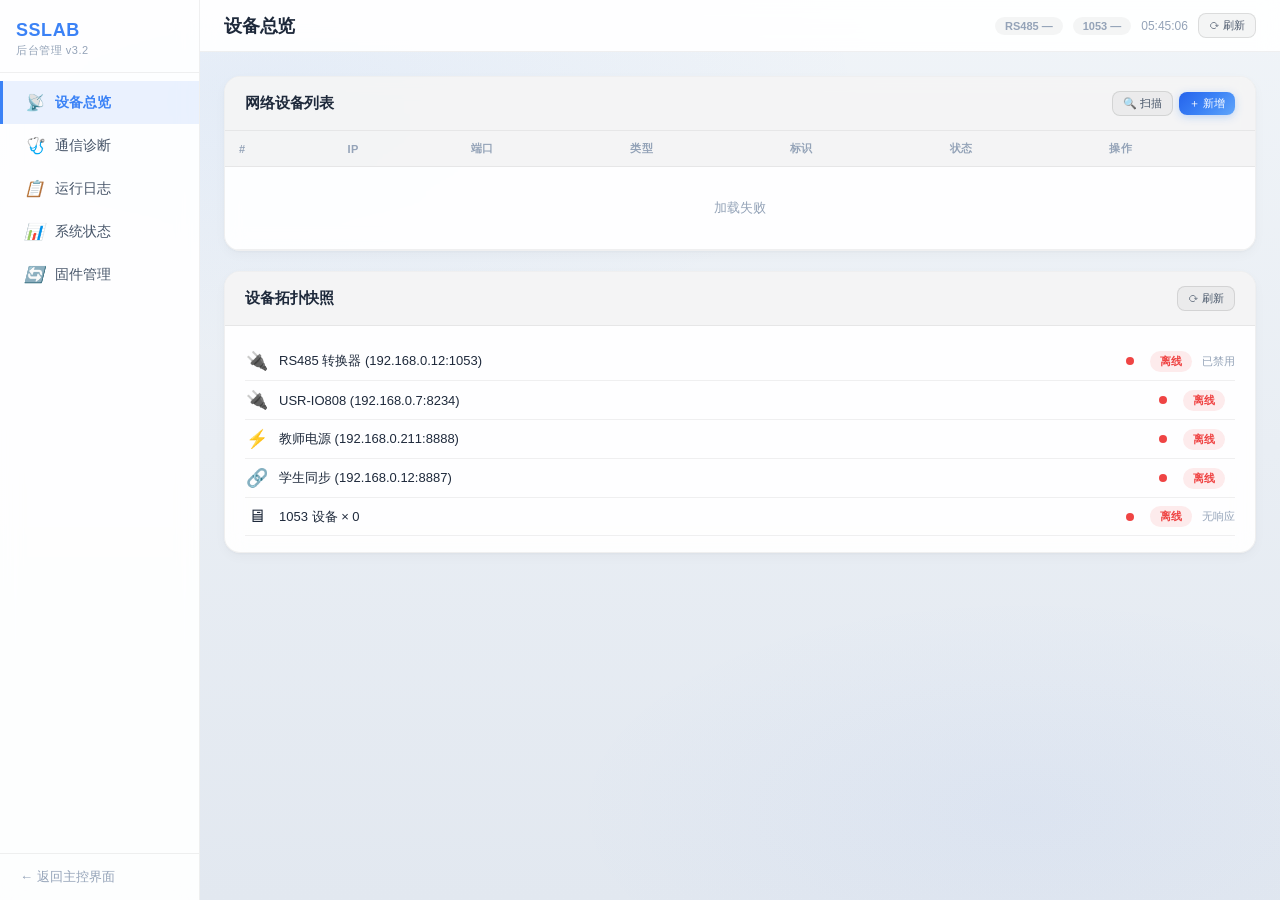
<file: frontend/admin.html>
﻿<!DOCTYPE html>
<html lang="zh-CN">
<head>
<meta charset="UTF-8">
<meta name="viewport" content="width=device-width,initial-scale=1,maximum-scale=1.5,user-scalable=yes">
<title>SSLAB 后台管理</title>
<link href="css/sslab-theme.css" rel="stylesheet">
<link href="css/admin.css" rel="stylesheet">

</head>
<body class="sslab-theme">
<div class="layout">

  <!-- Sidebar -->
  <aside class="sidebar">
    <div class="logo">SSLAB<small>后台管理 v3.2</small></div>
    <nav>
      <a href="#" class="active" data-tab="overview" onclick="switchTab('overview',this)"><i class="icon">📡</i>设备总览</a>
      <a href="#" data-tab="diag" onclick="switchTab('diag',this)"><i class="icon">🩺</i>通信诊断</a>
      <a href="#" data-tab="logs" onclick="switchTab('logs',this)"><i class="icon">📋</i>运行日志</a>
      <a href="#" data-tab="sys" onclick="switchTab('sys',this)"><i class="icon">📊</i>系统状态</a>
      <a href="#" data-tab="firmware" onclick="switchTab('firmware',this)"><i class="icon">🔄</i>固件管理</a>
    </nav>
    <a class="back-link" onclick="goMain()">← 返回主控界面</a>
  </aside>

  <!-- Main -->
  <div class="main">
    <div class="topbar">
      <h1 id="tab-title">设备总览</h1>
      <div class="badges">
        <span id="hb-rs485" class="badge badge-muted">RS485 —</span>
        <span id="hb-1053" class="badge badge-muted">1053 —</span>
        <span id="hb-time" style="font-size:12px;color:var(--text-muted)"></span>
        <button class="btn btn-ghost btn-xs" onclick="reloadCurrent()">⟳ 刷新</button>
      </div>
    </div>

    <div class="content">

      <!-- ═══ TAB 1: 设备总览 ═══ -->
      <div class="tab-pane active" id="tab-overview">
        <div class="card">
          <div class="card-header">
            <h3>网络设备列表</h3>
            <div class="inline-actions">
              <button class="btn btn-ghost btn-xs" onclick="doScan()">🔍 扫描</button>
              <button class="btn btn-primary btn-xs" onclick="openAddDevice()">＋ 新增</button>
            </div>
          </div>
          <div class="card-body nopad">
            <table id="devices-table">
              <thead><tr><th>#</th><th>IP</th><th>端口</th><th>类型</th><th>标识</th><th>状态</th><th>操作</th></tr></thead>
              <tbody id="devices-tbody"><tr class="empty-row"><td colspan="7">加载中…</td></tr></tbody>
            </table>
          </div>
        </div>
        <div class="card" id="device-form-card" style="display:none">
          <div class="card-header"><h3 id="device-form-title">新增设备</h3></div>
          <div class="card-body">
            <div class="form-row">
              <div class="form-group" style="flex:1"><label>IP 地址</label><input id="df-ip" placeholder="192.168.0.x"></div>
              <div class="form-group" style="width:100px"><label>端口</label><input id="df-port" type="number" value="1053"></div>
              <div class="form-group" style="flex:1"><label>类型</label><input id="df-type" placeholder="LiftController"></div>
              <div class="form-group" style="flex:1"><label>标识</label><input id="df-id" placeholder="Lift_001"></div>
            </div>
            <div style="display:flex;gap:8px">
              <button class="btn btn-success" onclick="saveDevice()">💾 保存</button>
              <button class="btn btn-ghost" onclick="cancelDeviceForm()">取消</button>
            </div>
          </div>
        </div>
        <!-- Topology snapshot -->
        <div class="card">
          <div class="card-header"><h3>设备拓扑快照</h3><button class="btn btn-ghost btn-xs" onclick="loadTopo()">⟳ 刷新</button></div>
          <div class="card-body"><div id="topo-grid"></div></div>
        </div>
      </div>

      <!-- ═══ TAB 2: 通信诊断 ═══ -->
      <div class="tab-pane" id="tab-diag">
        <div class="card">
          <div class="card-header"><h3>通道连通性</h3><button class="btn btn-ghost btn-xs" onclick="loadDiag()">⟳ 刷新</button></div>
          <div class="card-body">
            <div class="grid-4" id="diag-grid"></div>
          </div>
        </div>
        <div class="card">
          <div class="card-header"><h3>RS485 转换器状态</h3></div>
          <div class="card-body" id="rs485-detail"></div>
        </div>
        <div class="card">
          <div class="card-header"><h3>发帧测试 (诊断用)</h3></div>
          <div class="card-body">
            <div class="form-row">
              <div class="form-group" style="flex:2"><label>十六进制帧 (空格分隔)</label><input id="test-frame" placeholder="A1 06 20 00 00 01 XX XX" style="font-family:monospace"></div>
              <div class="form-group" style="width:100px"><label>等待响应</label><select id="test-expect-resp"><option value="0">否</option><option value="1">是</option></select></div>
              <div class="form-group" style="align-self:flex-end"><button class="btn btn-warn" onclick="sendTestFrame()">▶ 发送</button></div>
            </div>
            <div id="test-result" style="background:#0a0e17;color:#c8d3ff;padding:12px;border-radius:6px;min-height:48px;font-family:monospace;font-size:12px;white-space:pre-wrap">等待测试…</div>
          </div>
        </div>
      </div>

      <!-- ═══ TAB 3: 运行日志 ═══ -->
      <div class="tab-pane" id="tab-logs">
        <div class="card">
          <div class="card-header">
            <h3>RS485 事务日志</h3>
            <div class="inline-actions">
              <select id="log-filter-tag" onchange="loadLogs()" style="width:120px;padding:4px 8px;font-size:12px;background:var(--surface-glass-light);border:1px solid var(--border-subtle);border-radius:5px;color:var(--text-primary)">
                <option value="">全部 tag</option>
              </select>
              <select id="log-filter-ok" onchange="loadLogs()" style="width:100px;padding:4px 8px;font-size:12px;background:var(--surface-glass-light);border:1px solid var(--border-subtle);border-radius:5px;color:var(--text-primary)">
                <option value="">全部状态</option><option value="ok">仅成功</option><option value="err">仅失败</option>
              </select>
              <input id="log-limit" type="number" value="50" min="5" max="100" style="width:66px;padding:4px 8px;font-size:12px;background:var(--surface-glass-light);border:1px solid var(--border-subtle);border-radius:5px;color:var(--text-primary)" onchange="loadLogs()">
              <button class="btn btn-ghost btn-xs" onclick="loadLogs()">⟳ 刷新</button>
              <span id="log-auto-badge" class="badge badge-info" style="cursor:pointer" onclick="toggleAutoRefresh()">自动: ON</span>
            </div>
          </div>
          <div class="card-body nopad">
            <table class="log-table">
              <thead><tr><th>时间</th><th>Tag</th><th>状态</th><th>耗时</th><th>重试</th><th>TX</th><th>RX/错误</th></tr></thead>
              <tbody id="log-tbody"><tr class="empty-row"><td colspan="7">加载中…</td></tr></tbody>
            </table>
          </div>
          <div style="padding:10px 20px;border-top:1px solid var(--border-subtle);font-size:12px;color:var(--text-muted)">
            共 <span id="log-count">0</span> 条 &nbsp;|&nbsp; 成功 <span id="log-ok-count" style="color:var(--color-success)">0</span> &nbsp;|&nbsp; 失败 <span id="log-err-count" style="color:var(--color-error)">0</span>
          </div>
        </div>
      </div>

      <!-- ═══ TAB 4: 系统状态 ═══ -->
      <div class="tab-pane" id="tab-sys">
        <div class="grid-2">
          <div class="card">
            <div class="card-header"><h3>当前控制状态</h3><button class="btn btn-ghost btn-xs" onclick="loadState()">⟳ 刷新</button></div>
            <div class="card-body"><div id="state-grid" style="display:flex;flex-direction:column;gap:6px;font-size:13px"></div></div>
          </div>
          <div class="card">
            <div class="card-header"><h3>服务端口</h3></div>
            <div class="card-body" id="svc-ports" style="font-size:13px"></div>
          </div>
        </div>
        <div class="card">
          <div class="card-header"><h3>天气数据</h3><button class="btn btn-success btn-xs" onclick="saveWeather()">💾 保存</button></div>
          <div class="card-body">
            <div class="form-row">
              <div class="form-group" style="flex:2"><label>📍 数据来源地点（留空自动检测）</label><input id="weather-location" placeholder="例如：沈阳"></div>
            </div>
            <div id="weather-msg" style="display:none;margin-top:8px;font-size:12px"></div>
          </div>
        </div>
        <div class="card">
          <div class="card-header"><h3>快速操作</h3></div>
          <div class="card-body">
            <div style="display:flex;flex-wrap:wrap;gap:10px">
              <button class="btn btn-ghost" onclick="doScan()">🔍 重新扫描</button>
              <button class="btn btn-ghost" onclick="reloadConfig()">🔄 热重载配置</button>
              <button class="btn btn-ghost" onclick="loadDiag()">🩺 刷新诊断</button>
              <button class="btn btn-ghost" onclick="GET('/api/admin/config').then(function(r){if(r.ok)alert(JSON.stringify(r.data,null,2))})">📄 查看配置</button>
            </div>
          </div>
        </div>
      </div>

      <!-- ═══ TAB 5: 固件管理 ═══ -->
      <div class="tab-pane" id="tab-firmware">
        <div class="card">
          <div class="card-header"><h3>ESP8266 设备固件</h3><button class="btn btn-ghost btn-xs" onclick="loadFirmware()">⟳ 刷新</button></div>
          <div class="card-body" id="fw-info">
            <div style="color:var(--text-muted);font-size:13px">加载中…</div>
          </div>
        </div>
        <div class="card">
          <div class="card-header"><h3>OTA 固件更新</h3></div>
          <div class="card-body">
            <div style="font-size:13px;color:var(--text-muted);margin-bottom:12px">
              将编译好的固件 .bin 文件通过 HTTP Update 推送到 ESP8266 设备。
            </div>
            <div class="form-row">
              <div class="form-group" style="flex:1"><label>设备 IP</label><input id="fw-ip" value="192.168.0.112" placeholder="192.168.0.112"></div>
              <div class="form-group" style="flex:1"><label>OTA 密码</label><input id="fw-pwd" type="password" value="changemeOTA"></div>
            </div>
            <div class="form-row">
              <button class="btn btn-warn" onclick="doFlashOTA()">⚡ 推送 OTA 更新</button>
              <button class="btn btn-ghost" onclick="loadFirmware()">⟳ 刷新状态</button>
            </div>
            <div style="font-size:11px;color:var(--text-muted);margin-bottom:12px">
              ⚠ OTA 更新需要设备连接到同一WiFi网络。更新期间请勿断电。
            </div>
            <div id="fw-msg" style="display:none;margin:8px 0;font-size:12px;padding:10px;border-radius:6px"></div>
          </div>
        </div>
      </div>

    </div><!-- /content -->
  </div><!-- /main -->
</div><!-- /layout -->

<div id="adm-toast"></div>

<script>
'use strict';

/* ── Adaptive BASE ── */
(function(){
    var port = 1880;
    try {
        var qp = new URLSearchParams(location.search);
        var p = parseInt(qp.get('apiPort'));
        if (p > 0 && p < 65536) port = p;
    } catch(_) {}
    window.ADMIN_PORT = port;
    window.ADMIN_BASE = 'http://127.0.0.1:' + port;
})();

var BASE = window.ADMIN_BASE;

var TAB_TITLES = {
    overview:'设备总览', diag:'通信诊断', logs:'运行日志', sys:'系统状态', firmware:'固件管理'
};

/* ── Toast ── */
var _toastTimer = null;
function toast(msg, type) {
    var el = document.getElementById('adm-toast');
    el.textContent = msg; el.dataset.type = type || 'info';
    el.classList.add('show');
    clearTimeout(_toastTimer);
    _toastTimer = setTimeout(function(){ el.classList.remove('show'); }, type === 'error' ? 5000 : 3000);
}

/* ── HTTP helpers ── */
function api(method, path, body) {
    var opts = { method: method, headers: { 'Content-Type': 'application/json' } };
    if (body != null) opts.body = JSON.stringify(body);
    return fetch(BASE + path, opts)
        .then(function(r){ return r.json().then(function(d){ return { ok:r.ok, status:r.status, data:d }; }); })
        .catch(function(e){ return { ok:false, status:0, data:null, error:String(e) }; });
}
function GET(p)    { return api('GET', p, null); }
function POST(p,b) { return api('POST', p, b); }
function PUT(p,b)  { return api('PUT', p, b); }
function DEL(p)    { return api('DELETE', p, null); }

/* ── Navigation ── */
function goMain() {
    location.href = 'http://127.0.0.1:' + window.ADMIN_PORT + '/';
}

function switchTab(tab, el) {
    document.querySelectorAll('.tab-pane').forEach(function(p){ p.classList.remove('active'); });
    var pane = document.getElementById('tab-' + tab);
    if (pane) pane.classList.add('active');
    document.querySelectorAll('.sidebar nav a').forEach(function(a){ a.classList.remove('active'); });
    if (el) el.classList.add('active');
    document.getElementById('tab-title').textContent = TAB_TITLES[tab] || tab;
    // Lazy load
    if (tab === 'overview') { loadDevices(); loadTopo(); }
    if (tab === 'diag') loadDiag();
    if (tab === 'logs') loadLogs();
    if (tab === 'sys') { loadState(); loadWeather(); loadSvcPorts(); }
    if (tab === 'firmware') loadFirmware();
}

function reloadCurrent() {
    var active = document.querySelector('.tab-pane.active');
    if (!active) return;
    var tab = active.id.replace('tab-', '');
    switchTab(tab, document.querySelector('[data-tab="' + tab + '"]'));
    updateTopbar();
}

/* ── Topbar ── */
function updateTopbar() {
    document.getElementById('hb-time').textContent = new Date().toLocaleTimeString('zh-CN');
    GET('/api/test/rs485/health').then(function(r) {
        if (!r.ok) return;
        var rs = r.data.rs485_status || {};
        var el = document.getElementById('hb-rs485');
        if (rs.enabled) { el.textContent = 'RS485 ' + (rs.host||rs.port||'TCP'); el.className = 'badge badge-success'; }
        else { el.textContent = 'RS485 关闭'; el.className = 'badge badge-muted'; }
        var e2 = document.getElementById('hb-1053');
        var tcp1053 = r.data.tcp_1053 || false;
        e2.textContent = tcp1053 ? '1053 ●' : '1053 ○';
        e2.className = tcp1053 ? 'badge badge-success' : 'badge badge-danger';
    }).catch(function(){});
}

/* ════ TAB 1: 设备总览 ════ */
var _editDeviceIdx = -1;

function loadDevices() {
    GET('/api/admin/devices').then(function(r) {
        var tbody = document.getElementById('devices-tbody');
        if (!r.ok || !Array.isArray(r.data)) { tbody.innerHTML = '<tr class="empty-row"><td colspan="7">加载失败</td></tr>'; return; }
        if (!r.data.length) { tbody.innerHTML = '<tr class="empty-row"><td colspan="7">暂无设备 — 点击"扫描"发现设备</td></tr>'; return; }
        tbody.innerHTML = r.data.map(function(d, i) {
            var online = d.online;
            var badge = online ? '<span class="badge badge-success">在线</span>' : '<span class="badge badge-muted">离线</span>';
            return '<tr>'
                + '<td>' + i + '</td><td><code>' + (d.ip||'') + '</code></td><td><code>' + (d.port||'') + '</code></td>'
                + '<td><span class="tag">' + (d.type||'-') + '</span></td><td>' + (d.id||'-') + '</td>'
                + '<td>' + badge + '</td>'
                + '<td><div class="inline-actions">'
                + '<button class="btn btn-ghost btn-xs" onclick="editDevice(' + i + ')">编辑</button>'
                + '<button class="btn btn-danger btn-xs" onclick="deleteDevice(' + i + ')">删除</button>'
                + '</div></td></tr>';
        }).join('');
    });
}

function openAddDevice() {
    _editDeviceIdx = -1;
    document.getElementById('device-form-title').textContent = '新增设备';
    ['df-ip','df-type','df-id'].forEach(function(id){ document.getElementById(id).value = ''; });
    document.getElementById('df-port').value = '1053';
    document.getElementById('device-form-card').style.display = '';
}

function editDevice(idx) {
    GET('/api/admin/devices').then(function(r) {
        if (!r.ok || !r.data[idx]) return;
        var d = r.data[idx];
        _editDeviceIdx = idx;
        document.getElementById('device-form-title').textContent = '编辑设备 #' + idx;
        document.getElementById('df-ip').value   = d.ip   || '';
        document.getElementById('df-port').value = d.port || '';
        document.getElementById('df-type').value = d.type || '';
        document.getElementById('df-id').value   = d.id   || '';
        document.getElementById('device-form-card').style.display = '';
        document.getElementById('device-form-card').scrollIntoView({ behavior:'smooth' });
    });
}

function saveDevice() {
    var body = {
        ip: document.getElementById('df-ip').value.trim(),
        port: Number(document.getElementById('df-port').value),
        type: document.getElementById('df-type').value.trim(),
        id: document.getElementById('df-id').value.trim()
    };
    if (!body.ip) { toast('IP 不能为空', 'error'); return; }
    var req = _editDeviceIdx >= 0
        ? PUT('/api/admin/devices/' + _editDeviceIdx, body)
        : POST('/api/admin/devices', body);
    req.then(function(r) {
        if (r.ok) { toast('保存成功', 'success'); cancelDeviceForm(); loadDevices(); }
        else { toast('保存失败: ' + JSON.stringify(r.data), 'error'); }
    });
}

function deleteDevice(idx) {
    if (!confirm('确认删除设备 #' + idx + '？')) return;
    DEL('/api/admin/devices/' + idx).then(function(r) {
        if (r.ok) { toast('已删除', 'success'); loadDevices(); }
        else { toast('删除失败', 'error'); }
    });
}

function cancelDeviceForm() {
    document.getElementById('device-form-card').style.display = 'none';
    _editDeviceIdx = -1;
}

function doScan() {
    toast('扫描中…', 'info');
    GET('/api/scan?ports=1053&clear=false').then(function(r) {
        if (r.ok) { toast('扫描完成，发现 ' + (r.data.count||0) + ' 台设备', 'success'); loadDevices(); loadTopo(); }
        else { toast('扫描失败', 'error'); }
    });
}

/* ── Topology ── */
function loadTopo() {
    Promise.all([GET('/api/admin/health'), GET('/api/admin/rs485')]).then(function(results) {
        var health = results[0].ok ? results[0].data : {};
        var rs485  = results[1].ok ? results[1].data : {};
        var grid = document.getElementById('topo-grid');
        if (!grid) return;

        var tcp = health.tcp_ping || {};
        var dm  = rs485.device_map || {};
        var rsEnabled = rs485.enabled;

        function row(icon, label, ok, detail, indent) {
            var dotCls = ok ? 'dot-green' : 'dot-red';
            var badgeCls = ok ? 'badge-success' : 'badge-danger';
            return '<div class="topo-row' + (indent?' ipad':'') + '">'
                + '<span class="topo-icon">' + icon + '</span>'
                + '<span class="topo-label">' + label + '</span>'
                + '<span class="dot ' + dotCls + '"></span>'
                + '<span class="badge ' + badgeCls + '">' + (ok ? 'OK' : '离线') + '</span>'
                + '<span class="topo-detail">' + (detail||'') + '</span></div>';
        }

        var rows = '';
        // RS485 converter
        var convOnline = rs485.status && rs485.status.converter_reachable;
        rows += row('🔌', 'RS485 转换器 (' + (rs485.tcp_host||'192.168.0.12') + ':' + (rs485.tcp_port||1053) + ')', convOnline, rsEnabled ? 'TCP模式' : '已禁用');

        // RS485 devices
        Object.keys(dm).forEach(function(k) {
            var e = dm[k] || {};
            rows += row('⚙', k + ' (slave ' + (e.slave_id||'?') + ')', rsEnabled && convOnline, e.note||'', true);
        });

        // TCP devices
        [{label:'USR-IO808 (192.168.0.7:8234)', key:'8234', icon:'🔌'},
         {label:'教师电源 (192.168.0.211:8888)', key:'8888', icon:'⚡'},
         {label:'学生同步 (192.168.0.12:8887)', key:'8887', icon:'🔗'}].forEach(function(d) {
            var ms = tcp[d.key];
            var ok = ms != null && ms >= 0;
            rows += row(d.icon, d.label, ok, ok ? ms + ' ms' : '');
        });

        // 1053 devices
        var on1053 = health.online_1053 || 0;
        rows += row('🖥', '1053 设备 × ' + on1053, on1053 > 0, on1053 > 0 ? on1053 + ' 在线' : '无响应');

        grid.innerHTML = rows || '<div style="color:var(--text-muted)">无数据</div>';
    });
}

/* ════ TAB 2: 通信诊断 ════ */
function loadDiag() {
    GET('/api/admin/health').then(function(r) {
        if (!r.ok) { document.getElementById('diag-grid').innerHTML = '<div style="color:var(--color-error);grid-column:1/-1">健康检查失败</div>'; return; }
        var d = r.data;
        var tcp = d.tcp_ping || {};
        var rs = d.rs485 || {};

        function card(label, ok, detail) {
            return '<div class="health-card">'
                + '<div class="h-label">' + label + '</div>'
                + '<div class="h-value" style="color:' + (ok ? 'var(--color-success)' : 'var(--color-error)') + '">' + (ok ? '●' : '○') + '</div>'
                + '<div class="h-sub">' + detail + '</div></div>';
        }

        var rsOk = rs.converter_reachable || false;
        var g = document.getElementById('diag-grid');
        g.innerHTML =
            card('RS485 转换器', rsOk, rs.tcp_host + ':' + rs.tcp_port) +
            card('1053 设备', d.online_1053 > 0, d.online_1053 > 0 ? d.online_1053 + ' 在线' : '无') +
            card('8234 IO808', (tcp['8234']||-1) >= 0, tcp['8234'] >= 0 ? tcp['8234'] + ' ms' : '超时') +
            card('8888 电源',  (tcp['8888']||-1) >= 0, tcp['8888'] >= 0 ? tcp['8888'] + ' ms' : '超时') +
            card('8887 同步',  (tcp['8887']||-1) >= 0, tcp['8887'] >= 0 ? tcp['8887'] + ' ms' : '超时');

        // RS485 detail
        var detail = document.getElementById('rs485-detail');
        detail.innerHTML =
            '<div style="display:grid;grid-template-columns:auto 1fr;gap:8px 24px;font-size:13px">'
            + '<span style="color:var(--text-muted)">状态</span><span>' + (rs.enabled ? '<span class="badge badge-success">启用</span>' : '<span class="badge badge-muted">禁用</span>') + '</span>'
            + '<span style="color:var(--text-muted)">传输</span><span>' + (rs.transport||'tcp') + '</span>'
            + '<span style="color:var(--text-muted)">地址</span><span><code>' + (rs.tcp_host||'') + ':' + (rs.tcp_port||'') + '</code></span>'
            + '<span style="color:var(--text-muted)">最近发送</span><span>' + (rs.recent_tx_ok ? '<span class="badge badge-success">OK</span>' : '<span class="badge badge-muted">无</span>') + '</span>'
            + '<span style="color:var(--text-muted)">最后错误</span><span style="font-size:11px">' + (rs.last_error||'—') + '</span>'
            + '</div>';
    });
}

function sendTestFrame() {
    var raw = document.getElementById('test-frame').value.trim();
    var resp = document.getElementById('test-expect-resp').value === '1';
    if (!raw) { toast('请输入帧内容', 'warn'); return; }
    document.getElementById('test-result').textContent = '发送中…';
    POST('/api/admin/rs485/test', { hex: raw, expect_response: resp }).then(function(r) {
        var out = document.getElementById('test-result');
        if (r.ok) {
            var d = r.data;
            out.textContent = 'TX: ' + (d.tx || raw) + '\n状态: ' + (d.ok ? '✅ 成功' : '❌ 失败')
                + '\n耗时: ' + (d.ms||'—') + ' ms\n' + (d.rx ? 'RX: ' + d.rx : '') + (d.error ? '错误: ' + d.error : '');
        } else {
            out.textContent = '请求失败: ' + JSON.stringify(r.data);
        }
    });
}

/* ════ TAB 3: 运行日志 ════ */
var _autoRefresh = true;
var _autoTimer = null;
var _knownTags = {};

function loadLogs() {
    var limit = Number(document.getElementById('log-limit').value) || 50;
    var tagF  = document.getElementById('log-filter-tag').value;
    var okF   = document.getElementById('log-filter-ok').value;
    GET('/api/rs485/log?limit=' + limit).then(function(r) {
        var tbody = document.getElementById('log-tbody');
        if (!r.ok) { tbody.innerHTML = '<tr class="empty-row"><td colspan="7">加载失败</td></tr>'; return; }
        var logs = (r.data && r.data.log) ? r.data.log : [];
        logs.forEach(function(e){ if (e.tag) _knownTags[e.tag] = true; });
        var tagSel = document.getElementById('log-filter-tag');
        var curTag = tagSel.value;
        tagSel.innerHTML = '<option value="">全部 tag</option>'
            + Object.keys(_knownTags).sort().map(function(t){ return '<option value="' + t + '"' + (t===curTag?' selected':'') + '>' + t + '</option>'; }).join('');

        var filtered = logs.filter(function(e) {
            if (tagF && e.tag !== tagF) return false;
            if (okF === 'ok' && !e.ok) return false;
            if (okF === 'err' && e.ok) return false;
            return true;
        });
        var okN = filtered.filter(function(e){ return e.ok; }).length;
        var errN = filtered.filter(function(e){ return !e.ok; }).length;
        document.getElementById('log-count').textContent = filtered.length;
        document.getElementById('log-ok-count').textContent = okN;
        document.getElementById('log-err-count').textContent = errN;
        if (!filtered.length) { tbody.innerHTML = '<tr class="empty-row"><td colspan="7">暂无记录</td></tr>'; return; }
        tbody.innerHTML = filtered.map(function(e) {
            var okB = e.ok ? '<span class="badge badge-success">OK</span>' : '<span class="badge badge-danger">ERR</span>';
            var rx = e.rx ? '<span style="color:#34D399">' + e.rx + '</span>' : '';
            var err = e.error ? '<span style="color:#F87171">' + e.error + '</span>' : '';
            var txHex = e.tx || '';
            var txText = txHex;
            try {
                if (/^[0-9A-F]+$/i.test(txHex) && txHex.length % 2 === 0) {
                    var bytes = [];
                    for (var i = 0; i < txHex.length; i += 2) bytes.push(parseInt(txHex.substr(i,2),16));
                    txText = decodeURIComponent(escape(String.fromCharCode.apply(null, bytes))).replace(/\n$/,'');
                    try { txText = JSON.stringify(JSON.parse(txText)); } catch(e2){}
                }
            } catch(e3){}
            return '<tr><td>' + (e.ts||'') + '</td><td><span class="tag">' + (e.tag||'?') + '</span></td>'
                + '<td>' + okB + '</td><td>' + (e.ms!=null?e.ms+' ms':'—') + '</td><td>' + (e.attempts||1) + '</td>'
                + '<td class="hex" title="' + txHex + '">' + txText + '</td><td>' + (rx||err||'—') + '</td></tr>';
        }).join('');
    });
}

function toggleAutoRefresh() {
    _autoRefresh = !_autoRefresh;
    document.getElementById('log-auto-badge').textContent = '自动: ' + (_autoRefresh ? 'ON' : 'OFF');
    document.getElementById('log-auto-badge').className = 'badge ' + (_autoRefresh ? 'badge-info' : 'badge-muted');
    if (_autoRefresh) startAutoRefresh(); else clearInterval(_autoTimer);
}

function startAutoRefresh() {
    clearInterval(_autoTimer);
    _autoTimer = setInterval(function() {
        var tab = document.querySelector('.tab-pane.active');
        if (tab && tab.id === 'tab-logs') loadLogs();
    }, 2500);
}

/* ════ TAB 4: 系统状态 ════ */
function loadState() {
    GET('/req').then(function(r) {
        if (!r.ok) return;
        var grid = document.getElementById('state-grid');
        var items = Object.entries(r.data).filter(function(e) {
            return e[0] !== 'RS485_Status' && !e[0].startsWith('_');
        });
        grid.innerHTML = items.map(function(kv) {
            var k = kv[0], v = kv[1];
            var disp;
            if (v === true)  disp = '<span class="badge badge-success">ON</span>';
            else if (v === false) disp = '<span class="badge badge-muted">OFF</span>';
            else if (v === null || v === undefined) disp = '<span style="color:var(--text-muted)">—</span>';
            else disp = '<code>' + v + '</code>';
            return '<div style="display:flex;justify-content:space-between;padding:5px 0;border-bottom:1px solid rgba(30,58,95,.3)">'
                + '<span style="color:var(--text-muted)">' + k + '</span>' + disp + '</div>';
        }).join('');
    });
}

function loadWeather() {
    GET('/api/admin/weather').then(function(r) {
        if (r.ok && r.data) {
            document.getElementById('weather-location').value = r.data.weather_location || '';
        }
    }).catch(function(){});
    GET('/api/weather').then(function(r) {
        if (!r.ok) return;
        var w = r.data;
        if (w && w.temp) {
            document.getElementById('weather-location').placeholder =
                (w.location||'自动') + ' · ' + w.temp + '°C ' + w.desc;
        }
    }).catch(function(){});
}

function saveWeather() {
    var loc = document.getElementById('weather-location').value.trim();
    var msg = document.getElementById('weather-msg');
    PUT('/api/admin/weather', {weather_location: loc}).then(function(r) {
        msg.style.display = 'block';
        if (r.ok) {
            msg.style.color = 'var(--color-success)';
            msg.textContent = '✅ 保存成功';
        } else {
            msg.style.color = 'var(--color-error)';
            msg.textContent = '❌ 保存失败';
        }
    }).catch(function(e) {
        msg.style.display = 'block';
        msg.style.color = 'var(--color-error)';
        msg.textContent = '❌ 请求失败: ' + e;
    });
}

function doFlashOTA() {
    var ip = document.getElementById('fw-ip').value.trim();
    var pwd = document.getElementById('fw-pwd').value.trim();
    var msg = document.getElementById('fw-msg');
    if (!ip) { toast('请输入设备 IP', 'warn'); return; }
    msg.style.display = 'block';
    msg.style.color = 'var(--color-warning)';
    msg.style.background = 'rgba(251,191,36,.12)';
    msg.textContent = '⏳ 正在推送固件...';
    POST('/api/firmware/flash', { device_ip: ip, ota_password: pwd }).then(function(r) {
        if (r.ok && r.data && r.data.ok) {
            msg.style.color = 'var(--color-success)';
            msg.style.background = 'rgba(52,211,153,.12)';
            msg.textContent = '✅ OTA 推送成功！设备将在数秒后重启。\n大小: ' + (r.data.size||0) + ' bytes → ' + ip;
            toast('OTA 成功', 'success');
        } else {
            msg.style.color = 'var(--color-error)';
            msg.style.background = 'rgba(248,113,113,.12)';
            msg.textContent = '❌ OTA 失败: ' + ((r.data && r.data.error) || (r.data && r.data.detail) || '未知错误');
            toast('OTA 失败', 'error');
        }
    }).catch(function(e) {
        msg.style.color = 'var(--color-error)';
        msg.style.background = 'rgba(248,113,113,.12)';
        msg.textContent = '❌ 网络错误: ' + e;
    });
}

function loadSvcPorts() {
    GET('/api/sync_clients').then(function(r) {
        var el = document.getElementById('svc-ports');
        if (!r.ok) { el.innerHTML = '加载失败'; return; }
        var d = r.data;
        el.innerHTML =
            '<div style="display:grid;grid-template-columns:auto 1fr;gap:8px 24px;font-size:13px">'
            + '<span style="color:var(--text-muted)">8887 同步客户端</span><span>' + (d.count||0) + ' 个</span>'
            + '<span style="color:var(--text-muted)">WebSocket</span><span>ws://127.0.0.1:' + window.ADMIN_PORT + '/ws</span>'
            + '<span style="color:var(--text-muted)">API 端口</span><span>' + window.ADMIN_PORT + '</span>'
            + '</div>';
        if (d.clients && d.clients.length) {
            el.innerHTML += '<div style="margin-top:8px;font-size:11px;color:var(--text-muted)">'
                + d.clients.map(function(c){ return c.name + ' (' + c.ip + ':' + c.port + ')'; }).join(', ')
                + '</div>';
        }
    });
}

function reloadConfig() {
    POST('/api/admin/reload', {}).then(function(r) {
        if (r.ok) toast('配置已热重载', 'success');
        else toast('重载失败', 'error');
    });
}

/* ════ TAB 5: 固件管理 ════ */
function loadFirmware() {
    GET('/api/firmware/status').then(function(r) {
        var el = document.getElementById('fw-info');
        if (!r.ok) {
            el.innerHTML = '<div style="color:var(--color-error);font-size:13px">固件不可达: ' + (r.data&&r.data.error||'连接失败') + '</div>';
            return;
        }
        var d = r.data;
        var st = d.device_state || {};
        var wifi = d.wifi || {};
        el.innerHTML =
            '<div style="display:grid;grid-template-columns:auto 1fr;gap:8px 24px;font-size:13px">'
            + '<span style="color:var(--text-muted)">固件 IP</span><span><code>' + (d.firmware_ip||'—') + '</code></span>'
            + '<span style="color:var(--text-muted)">WiFi</span><span>' + (wifi.ssid||'—') + ' · RSSI ' + (wifi.rssi||'—') + ' dBm</span>'
            + '<span style="color:var(--text-muted)">电脑</span><span>' + (st.Computer ? '<span class="badge badge-success">ON</span>' : '<span class="badge badge-muted">OFF</span>') + '</span>'
            + '<span style="color:var(--text-muted)">升降</span><span>' + (st.Lifting||'—') + '</span>'
            + '<span style="color:var(--text-muted)">时间戳</span><span style="font-size:11px">' + (d.timestamp||'—') + '</span>'
            + '</div>';
    });
}

/* ── Init ── */
(function init() {
    loadDevices();
    loadTopo();
    updateTopbar();
    startAutoRefresh();
    setInterval(updateTopbar, 10000);
})();
</script>
</body>
</html>
</file>
<file: frontend/css/sslab-theme.css>
/* ============================================================
   SSLAB Control Panel — Light Blue-Gray Theme
   Design Language: Clean & Modern
   ============================================================ */

/* === Android WebView Touch Performance === */
* {
  -webkit-tap-highlight-color: transparent;
  -webkit-touch-callout: none;
}
button, .btn, a, [role="button"],
.nav-link, .switch-label, .device-card,
.lift-btn, .control-btn, select, input {
  touch-action: manipulation;
  -webkit-user-select: none;
  user-select: none;
}
input, textarea, select {
  -webkit-user-select: text;
  user-select: text;
}

/* ---- CSS Variables / Design Tokens ---- */
:root {
  /* Light Blue-Gray Palette */
  --sslab-blue-900: #F0F4F8;    /* lightest page background */
  --sslab-blue-800: #FFFFFF;    /* card / surface background */
  --sslab-blue-700: #2563EB;    /* primary deep blue */
  --sslab-blue-600: #3B82F6;    /* primary */
  --sslab-blue-500: #3B82F6;    /* accent */
  --sslab-blue-400: #2563EB;    /* blue highlight */
  --sslab-blue-300: #1D4ED8;    /* deep blue */
  --sslab-blue-200: #60A5FA;    /* lighter blue */
  --sslab-blue-100: #93C5FD;    /* subtle blue */
  --sslab-blue-50:  #DBEAFE;    /* barely blue tint */
  
  /* Gradient */
  --gradient-primary: linear-gradient(135deg, #2563EB 0%, #3B82F6 50%, #60A5FA 100%);
  --gradient-surface: linear-gradient(180deg, #F0F4F8 0%, #E2E8F0 100%);
  --gradient-button: linear-gradient(90deg, #3B82F6 0%, #60A5FA 100%);
  --gradient-card-hover: linear-gradient(135deg, #F8FAFC 0%, #E2E8F0 100%);
  
  /* Status Colors */
  --color-success: #10B981;
  --color-success-dark: #059669;
  --color-warning: #F59E0B;
  --color-warning-dark: #D97706;
  --color-error: #EF4444;
  --color-error-dark: #DC2626;
  --color-info: #06B6D4;
  --color-info-dark: #0891B2;
  
  /* Text */
  --text-primary: #1E293B;
  --text-secondary: #475569;
  --text-muted: #94A3B8;
  --text-on-primary: #FFFFFF;
  
  /* Surfaces */
  --surface-dark: #FFFFFF;
  --surface-elevated: #F8FAFC;
  --surface-glass: rgba(255, 255, 255, 0.92);
  --surface-glass-light: rgba(0, 0, 0, 0.04);
  
  /* Misc */
  --border-subtle: rgba(0, 0, 0, 0.06);
  --border-medium: rgba(0, 0, 0, 0.10);
  --shadow-card: 0 1px 3px rgba(0, 0, 0, 0.08), 0 4px 16px rgba(0, 0, 0, 0.04);
  --shadow-elevated: 0 4px 24px rgba(0, 0, 0, 0.10);
  --radius-sm: 8px;
  --radius-md: 12px;
  --radius-lg: 16px;
  --radius-xl: 20px;
  
  /* Transitions */
  --transition-fast: 150ms ease;
  --transition-normal: 250ms ease;
  --transition-slow: 400ms cubic-bezier(0.4, 0, 0.2, 1);
}

/* ---- Reset & Base ---- */
* {
  box-sizing: border-box;
}

body {
  margin: 0;
  padding: 0;
  font-family: -apple-system, BlinkMacSystemFont, "Segoe UI", "PingFang SC", "Microsoft YaHei", sans-serif;
  background: var(--sslab-blue-900);
  color: var(--text-primary);
  min-height: 100vh;
  -webkit-font-smoothing: antialiased;
  -moz-osx-font-smoothing: grayscale;
}

/* Subtle animated background */
body::before {
  content: '';
  position: fixed;
  inset: 0;
  background: 
    radial-gradient(ellipse 80% 50% at 20% 10%, rgba(59, 130, 246, 0.06) 0%, transparent 60%),
    radial-gradient(ellipse 60% 40% at 80% 90%, rgba(37, 99, 235, 0.04) 0%, transparent 60%),
    var(--gradient-surface);
  z-index: -1;
}

/* ---- Typography ---- */
h1, h2, h3, h4, h5, h6 {
  color: var(--text-primary);
  font-weight: 600;
  letter-spacing: -0.01em;
}

h1 { font-size: 1.75rem; }
h2 { font-size: 1.4rem; }
h3 { font-size: 1.15rem; }

/* ---- Layout ---- */
.main-container {
  max-width: 1200px;
  margin: 0 auto;
  padding: 16px 20px 40px;
}

/* ---- Top Bar / Header ---- */
.top-bar {
  display: flex;
  align-items: center;
  justify-content: space-between;
  padding: 12px 20px;
  background: var(--surface-glass);
  backdrop-filter: blur(20px);
  -webkit-backdrop-filter: blur(20px);
  border-bottom: 1px solid var(--border-subtle);
  position: sticky;
  top: 0;
  z-index: 100;
}

.top-bar .brand {
  display: flex;
  align-items: center;
  gap: 10px;
  font-size: 1.15rem;
  font-weight: 700;
  color: var(--text-primary);
}

.top-bar .brand .logo-icon {
  width: 34px;
  height: 34px;
  border-radius: var(--radius-sm);
  background: var(--gradient-primary);
  display: flex;
  align-items: center;
  justify-content: center;
  font-size: 1.1rem;
}

.top-bar .status-area {
  display: flex;
  align-items: center;
  gap: 12px;
}

/* ---- Status Badges ---- */
.status-badge {
  display: inline-flex;
  align-items: center;
  gap: 5px;
  padding: 4px 10px;
  border-radius: 20px;
  font-size: 0.75rem;
  font-weight: 600;
  letter-spacing: 0.02em;
}

.status-badge.online {
  background: rgba(16, 185, 129, 0.12);
  color: var(--color-success);
  border: 1px solid rgba(16, 185, 129, 0.3);
}

.status-badge.online::before {
  content: '';
  display: inline-block;
  width: 7px;
  height: 7px;
  border-radius: 50%;
  background: var(--color-success);
  box-shadow: 0 0 6px var(--color-success);
  animation: pulse-dot 2s infinite;
}

.status-badge.offline {
  background: rgba(239, 68, 68, 0.12);
  color: var(--color-error);
  border: 1px solid rgba(239, 68, 68, 0.3);
}

.status-badge.offline::before {
  content: '';
  display: inline-block;
  width: 7px;
  height: 7px;
  border-radius: 50%;
  background: var(--color-error);
}

.status-badge.info {
  background: rgba(6, 182, 212, 0.12);
  color: var(--color-info);
  border: 1px solid rgba(6, 182, 212, 0.3);
}

@keyframes pulse-dot {
  0%, 100% { opacity: 1; }
  50% { opacity: 0.5; }
}

/* ---- Cards ---- */
.card-sslab {
  background: var(--surface-glass);
  backdrop-filter: blur(10px);
  -webkit-backdrop-filter: blur(10px);
  border: 1px solid var(--border-subtle);
  border-radius: var(--radius-lg);
  padding: 20px;
  margin-bottom: 16px;
  box-shadow: var(--shadow-card);
  transition: transform var(--transition-normal), box-shadow var(--transition-normal),
              border-color var(--transition-normal);
}

.card-sslab:hover {
  transform: translateY(-2px);
  box-shadow: var(--shadow-elevated);
  border-color: rgba(59, 130, 246, 0.3);
}

.card-sslab .card-header {
  display: flex;
  align-items: center;
  justify-content: space-between;
  margin-bottom: 14px;
  padding-bottom: 12px;
  border-bottom: 1px solid var(--border-subtle);
}

.card-sslab .card-title {
  font-size: 1.05rem;
  font-weight: 600;
  color: var(--text-primary);
  display: flex;
  align-items: center;
  gap: 8px;
}

.card-sslab .card-title .icon {
  width: 32px;
  height: 32px;
  border-radius: var(--radius-sm);
  background: var(--gradient-primary);
  display: inline-flex;
  align-items: center;
  justify-content: center;
  font-size: 0.95rem;
}

/* ---- Control Toggle Switches ---- */
.toggle-switch {
  position: relative;
  display: inline-flex;
  align-items: center;
  gap: 10px;
  cursor: pointer;
  user-select: none;
}

.toggle-switch input {
  opacity: 0;
  width: 0;
  height: 0;
  position: absolute;
}

.toggle-switch .slider {
  width: 50px;
  height: 28px;
  background: rgba(0, 0, 0, 0.10);
  border-radius: 14px;
  position: relative;
  transition: background var(--transition-fast);
}

.toggle-switch .slider::after {
  content: '';
  position: absolute;
  top: 3px;
  left: 3px;
  width: 22px;
  height: 22px;
  border-radius: 50%;
  background: #FFF;
  box-shadow: 0 2px 4px rgba(0,0,0,0.15);
  transition: transform var(--transition-normal);
}

.toggle-switch input:checked + .slider {
  background: var(--gradient-primary);
}

.toggle-switch input:checked + .slider::after {
  transform: translateX(22px);
}

.toggle-switch .label {
  font-size: 0.9rem;
  font-weight: 500;
  color: var(--text-secondary);
}

/* ---- Buttons ---- */
.btn-sslab {
  display: inline-flex;
  align-items: center;
  justify-content: center;
  gap: 8px;
  padding: 10px 20px;
  border: none;
  border-radius: var(--radius-md);
  font-size: 0.9rem;
  font-weight: 600;
  letter-spacing: 0.02em;
  cursor: pointer;
  transition: all var(--transition-fast);
  position: relative;
  overflow: hidden;
}

.btn-sslab::after {
  content: '';
  position: absolute;
  inset: 0;
  background: rgba(255, 255, 255, 0);
  transition: background var(--transition-fast);
}

.btn-sslab:hover::after {
  background: rgba(255, 255, 255, 0.12);
}

.btn-sslab:active {
  transform: scale(0.97);
}

.btn-primary {
  background: var(--gradient-primary);
  color: var(--text-on-primary);
  box-shadow: 0 2px 8px rgba(59, 130, 246, 0.3);
}

.btn-primary:hover {
  box-shadow: 0 4px 16px rgba(59, 130, 246, 0.45);
}

.btn-outline {
  background: transparent;
  color: var(--sslab-blue-400);
  border: 1.5px solid rgba(37, 99, 235, 0.3);
}

.btn-outline:hover {
  background: rgba(37, 99, 235, 0.06);
  border-color: var(--sslab-blue-400);
}

.btn-danger {
  background: var(--color-error);
  color: #FFF;
  box-shadow: 0 2px 8px rgba(239, 68, 68, 0.3);
}

.btn-sm {
  padding: 6px 14px;
  font-size: 0.8rem;
  border-radius: var(--radius-sm);
}

.btn-lg {
  padding: 14px 28px;
  font-size: 1rem;
  border-radius: var(--radius-lg);
}

/* Secondary button */
.btn-secondary {
  background: rgba(0, 0, 0, 0.04);
  color: var(--text-primary);
  border: 1px solid var(--border-medium);
}
.btn-secondary:hover {
  background: rgba(0, 0, 0, 0.08);
  border-color: rgba(0, 0, 0, 0.16);
}

/* VFD speed preset button — match lift button dimensions */
.vfd-spd-btn {
  min-width: 60px;
  height: var(--h-btn-sm);
  padding: 0 18px;
  font-weight: 600;
  font-size: var(--fs-base);
  border-radius: 8px;
  transition: all var(--transition-fast);
  display: inline-flex;
  align-items: center;
  justify-content: center;
}
.vfd-spd-btn.active {
  background: var(--gradient-primary);
  color: #000;
  font-weight: 700;
  text-shadow: none;
  border-color: transparent;
  box-shadow: 0 2px 8px rgba(59, 130, 246, 0.3);
}
/* 按住/点击时：保持文字可读，缩放反馈 */
.vfd-spd-btn:active {
  color: #000;
  font-weight: 700;
  text-shadow: none;
  opacity: 0.92;
  transform: scale(0.96);
}

/* ---- Control Panel Grid (managed by style.css) ---- */
/* .control-grid is now exclusively defined in style.css v7 proportional system.
   sslab-theme.css no longer owns grid layout — theme only provides tokens. */

/* ---- Device Status Indicators ---- */
.device-status {
  display: flex;
  align-items: center;
  gap: 12px;
  padding: 10px 14px;
  border-radius: var(--radius-sm);
  background: var(--surface-glass-light);
  border: 1px solid var(--border-subtle);
}

.device-status .indicator {
  width: 10px;
  height: 10px;
  border-radius: 50%;
  flex-shrink: 0;
}

.device-status .indicator.active {
  background: var(--color-success);
  box-shadow: 0 0 8px var(--color-success);
}

.device-status .indicator.inactive {
  background: var(--text-muted);
}

.device-status .indicator.warning {
  background: var(--color-warning);
  box-shadow: 0 0 8px var(--color-warning);
}

/* ---- Progress Bars ---- */
.progress-sslab {
  height: 6px;
  border-radius: 3px;
  background: rgba(0, 0, 0, 0.06);
  overflow: hidden;
}

.progress-sslab .fill {
  height: 100%;
  border-radius: 3px;
  background: var(--gradient-primary);
  transition: width var(--transition-slow);
}

/* ---- Slider Inputs ---- */
input[type="range"].sslab-slider {
  -webkit-appearance: none;
  width: 100%;
  height: 6px;
  border-radius: 3px;
  background: rgba(0, 0, 0, 0.10);
  outline: none;
}

input[type="range"].sslab-slider::-webkit-slider-thumb {
  -webkit-appearance: none;
  width: 22px;
  height: 22px;
  border-radius: 50%;
  background: var(--gradient-primary);
  cursor: pointer;
  box-shadow: 0 2px 8px rgba(59, 130, 246, 0.4);
  transition: transform var(--transition-fast);
}

input[type="range"].sslab-slider::-webkit-slider-thumb:hover {
  transform: scale(1.15);
}

/* ---- Number Input ---- */
.input-sslab {
  padding: 8px 14px;
  border-radius: var(--radius-sm);
  background: var(--surface-glass-light);
  border: 1px solid var(--border-medium);
  color: var(--text-primary);
  font-size: 0.9rem;
  outline: none;
  transition: border-color var(--transition-fast), box-shadow var(--transition-fast);
}

.input-sslab:focus {
  border-color: var(--sslab-blue-400);
  box-shadow: 0 0 0 3px rgba(59, 130, 246, 0.12);
}

.input-sslab::placeholder {
  color: var(--text-muted);
}

/* ---- Table Styling ---- */
.table-sslab {
  width: 100%;
  border-collapse: collapse;
}

.table-sslab th {
  text-align: left;
  padding: 10px 14px;
  font-size: 0.8rem;
  font-weight: 600;
  color: var(--text-muted);
  text-transform: uppercase;
  letter-spacing: 0.05em;
  border-bottom: 1px solid var(--border-subtle);
}

.table-sslab td {
  padding: 10px 14px;
  font-size: 0.9rem;
  border-bottom: 1px solid var(--border-subtle);
}

.table-sslab tr:hover td {
  background: var(--surface-glass-light);
}

/* ---- Modal / Dialog ---- */
.modal-sslab-overlay {
  position: fixed;
  inset: 0;
  background: rgba(0, 0, 0, 0.4);
  backdrop-filter: blur(4px);
  z-index: 200;
  display: flex;
  align-items: center;
  justify-content: center;
}

.modal-sslab {
  background: var(--surface-dark);
  border: 1px solid var(--border-subtle);
  border-radius: var(--radius-lg);
  padding: 24px;
  min-width: 320px;
  max-width: 90vw;
  box-shadow: var(--shadow-elevated);
}

.modal-sslab .modal-header {
  display: flex;
  align-items: center;
  justify-content: space-between;
  margin-bottom: 16px;
}

.modal-sslab .modal-title {
  font-size: 1.15rem;
  font-weight: 600;
}

.modal-sslab .modal-close {
  width: 32px;
  height: 32px;
  border-radius: 50%;
  border: none;
  background: rgba(0, 0, 0, 0.04);
  color: var(--text-secondary);
  cursor: pointer;
  font-size: 1.1rem;
  display: flex;
  align-items: center;
  justify-content: center;
  transition: background var(--transition-fast);
}

.modal-sslab .modal-close:hover {
  background: rgba(0, 0, 0, 0.08);
}

/* ---- Tab Navigation ---- */
.tabs-sslab {
  display: flex;
  gap: 2px;
  border-bottom: 1px solid var(--border-subtle);
  margin-bottom: 16px;
}

.tabs-sslab .tab {
  padding: 10px 20px;
  font-size: 0.85rem;
  font-weight: 500;
  color: var(--text-muted);
  cursor: pointer;
  border-bottom: 2px solid transparent;
  transition: all var(--transition-fast);
}

.tabs-sslab .tab:hover {
  color: var(--text-secondary);
}

.tabs-sslab .tab.active {
  color: var(--sslab-blue-400);
  border-bottom-color: var(--sslab-blue-400);
}

/* ---- Floating Action Button (Admin Panel) ---- */
.fab-sslab {
  position: fixed;
  right: 20px;
  bottom: 20px;
  width: 52px;
  height: 52px;
  border-radius: 50%;
  background: var(--gradient-primary);
  border: none;
  color: #FFF;
  font-size: 1.3rem;
  cursor: pointer;
  box-shadow: 0 4px 20px rgba(59, 130, 246, 0.4);
  z-index: 150;
  display: flex;
  align-items: center;
  justify-content: center;
  transition: transform var(--transition-fast), box-shadow var(--transition-fast);
}

.fab-sslab:hover {
  transform: scale(1.08);
  box-shadow: 0 6px 28px rgba(59, 130, 246, 0.55);
}

.fab-sslab:active {
  transform: scale(0.95);
}

/* ---- Toast Notifications ---- */
.toast-sslab {
  position: fixed;
  top: 20px;
  right: 20px;
  padding: 12px 20px;
  border-radius: var(--radius-md);
  color: #FFF;
  font-size: 0.85rem;
  font-weight: 500;
  z-index: 9999;
  box-shadow: var(--shadow-elevated);
  animation: toastIn 0.3s ease;
}

.toast-sslab.success { background: var(--color-success); }
.toast-sslab.error { background: var(--color-error); }
.toast-sslab.warning { background: var(--color-warning); color: #000; }
.toast-sslab.info { background: var(--color-info); }

@keyframes toastIn {
  from { opacity: 0; transform: translateX(40px); }
  to { opacity: 1; transform: translateX(0); }
}

/* ---- Responsive ---- */
@media (max-width: 768px) {
  .control-grid { grid-template-columns: 1fr; }
  .main-container { padding: 10px 12px 30px; }
  .top-bar { padding: 10px 14px; }
  .card-sslab { padding: 14px; }
}

/* ---- Utility ---- */
.text-gradient {
  background: var(--gradient-primary);
  -webkit-background-clip: text;
  -webkit-text-fill-color: transparent;
  background-clip: text;
}

.glass-panel {
  background: var(--surface-glass);
  backdrop-filter: blur(10px);
  -webkit-backdrop-filter: blur(10px);
  border: 1px solid var(--border-subtle);
  border-radius: var(--radius-lg);
}

.spacer { flex: 1; }

/* ---- Scrollbar ---- */
::-webkit-scrollbar { width: 6px; }
::-webkit-scrollbar-track { background: transparent; }
::-webkit-scrollbar-thumb {
  background: rgba(0, 0, 0, 0.12);
  border-radius: 3px;
}
::-webkit-scrollbar-thumb:hover { background: rgba(0, 0, 0, 0.22); }
</file>
<file: frontend/css/admin.css>
/* ============================================================
   SSLAB Admin Panel — Light Theme (uses sslab-theme.css tokens)
   Same design language as the main control panel.
   ============================================================ */

/* ---- Layout ---- */
* { box-sizing: border-box; margin: 0; padding: 0; }
body.sslab-theme {
    font-family: -apple-system, BlinkMacSystemFont, "Segoe UI", "PingFang SC", "Microsoft YaHei", sans-serif;
    background: var(--sslab-blue-900);
    color: var(--text-primary);
    min-height: 100vh;
    -webkit-font-smoothing: antialiased;
}
.layout { display: flex; min-height: 100vh; }

/* ---- Sidebar ---- */
.sidebar {
    width: 200px; background: var(--surface-glass); flex-shrink: 0;
    display: flex; flex-direction: column;
    border-right: 1px solid var(--border-subtle);
    backdrop-filter: blur(10px); -webkit-backdrop-filter: blur(10px);
}
.sidebar .logo {
    padding: 20px 16px 14px; font-size: 18px; font-weight: 700;
    color: var(--sslab-blue-500); border-bottom: 1px solid var(--border-subtle);
    letter-spacing: .03em;
}
.sidebar .logo small { display: block; font-size: 11px; color: var(--text-muted); font-weight: 400; margin-top: 2px; }
.sidebar nav { flex: 1; padding: 8px 0; }
.sidebar nav a {
    display: flex; align-items: center; gap: 10px; padding: 12px 20px;
    color: var(--text-secondary); text-decoration: none; font-size: 14px;
    transition: all .15s; border-left: 3px solid transparent;
}
.sidebar nav a:hover { color: var(--text-primary); background: rgba(59,130,246,.07); }
.sidebar nav a.active {
    color: var(--sslab-blue-600); background: rgba(59,130,246,.10);
    border-left-color: var(--sslab-blue-500); font-weight: 600;
}
.sidebar .icon { font-size: 16px; width: 22px; text-align: center; }
.back-link {
    display: block; padding: 14px 20px; color: var(--text-muted);
    text-decoration: none; font-size: 13px; cursor: pointer;
    border-top: 1px solid var(--border-subtle); transition: color .15s;
}
.back-link:hover { color: var(--sslab-blue-500); }

/* ---- Main Content ---- */
.main { flex: 1; display: flex; flex-direction: column; min-width: 0; }
.topbar {
    display: flex; align-items: center; justify-content: space-between;
    padding: 0 24px; height: 52px; background: var(--surface-glass);
    backdrop-filter: blur(10px); -webkit-backdrop-filter: blur(10px);
    border-bottom: 1px solid var(--border-subtle); flex-shrink: 0;
}
.topbar h1 { font-size: 18px; font-weight: 600; color: var(--text-primary); }
.topbar .badges { display: flex; align-items: center; gap: 10px; flex-shrink: 0; }
.content { flex: 1; padding: 24px; overflow-y: auto; }
.tab-pane { display: none; }
.tab-pane.active { display: block; }

/* ---- Cards ---- */
.card {
    background: var(--surface-glass); backdrop-filter: blur(10px); -webkit-backdrop-filter: blur(10px);
    border: 1px solid var(--border-subtle); border-radius: var(--radius-lg);
    margin-bottom: 20px; overflow: hidden;
    box-shadow: 0 1px 3px rgba(0,0,0,.04), 0 4px 12px rgba(0,0,0,.03);
}
.card-header {
    display: flex; align-items: center; justify-content: space-between;
    padding: 14px 20px; border-bottom: 1px solid var(--border-subtle);
    background: var(--surface-glass-light);
}
.card-header h3 { font-size: 15px; font-weight: 600; color: var(--text-primary); }
.card-body { padding: 16px 20px; }
.card-body.nopad { padding: 0; }

/* ---- Tables ---- */
table { width: 100%; border-collapse: collapse; font-size: 13px; }
th {
    text-align: left; padding: 10px 14px; font-size: 11px; font-weight: 600;
    color: var(--text-muted); text-transform: uppercase; letter-spacing: .04em;
    border-bottom: 1px solid var(--border-subtle); background: var(--surface-glass-light);
}
td { padding: 10px 14px; border-bottom: 1px solid var(--border-subtle); vertical-align: middle; }
tr:hover td { background: rgba(59,130,246,.03); }
.empty-row td { text-align: center; color: var(--text-muted); padding: 32px 14px; }

/* ---- Grid ---- */
.grid-2 { display: grid; grid-template-columns: 1fr 1fr; gap: 16px; }
.grid-3 { display: grid; grid-template-columns: repeat(3,1fr); gap: 14px; }
.grid-4 { display: grid; grid-template-columns: repeat(4,1fr); gap: 14px; }
@media (max-width: 900px) { .grid-2, .grid-3, .grid-4 { grid-template-columns: 1fr; } }

/* ---- Health Cards ---- */
.health-card {
    background: var(--surface-glass-light); border: 1px solid var(--border-subtle);
    border-radius: var(--radius-sm); padding: 16px; text-align: center;
}
.health-card .h-label { font-size: 12px; color: var(--text-muted); margin-bottom: 8px; }
.health-card .h-value { font-size: 24px; font-weight: 700; color: var(--text-primary); margin-bottom: 4px; }
.health-card .h-sub { font-size: 11px; color: var(--text-muted); }

/* ---- Dots ---- */
.dot { display: inline-block; width: 8px; height: 8px; border-radius: 50%; margin-right: 6px; }
.dot-green  { background: var(--color-success); }
.dot-red    { background: var(--color-error); }
.dot-yellow { background: var(--color-warning); }
.dot-gray   { background: var(--text-muted); }

/* ---- Buttons ---- */
.btn {
    display: inline-flex; align-items: center; gap: 6px; padding: 7px 14px;
    border: none; border-radius: var(--radius-sm); font-size: 13px;
    font-weight: 500; cursor: pointer; transition: all .15s;
}
.btn:active { transform: scale(.97); }
.btn-primary { background: var(--gradient-primary); color: #fff; }
.btn-primary:hover { background: var(--sslab-blue-700); }
.btn-success { background: var(--color-success); color: #fff; }
.btn-success:hover { background: var(--color-success-dark); }
.btn-danger { background: var(--color-error); color: #fff; }
.btn-danger:hover { background: var(--color-error-dark); }
.btn-warn { background: var(--color-warning); color: #fff; }
.btn-warn:hover { background: var(--color-warning-dark); }
.btn-ghost {
    background: var(--surface-glass-light); color: var(--text-secondary);
    border: 1px solid var(--border-medium);
}
.btn-ghost:hover { color: var(--text-primary); border-color: var(--sslab-blue-400); background: rgba(59,130,246,.06); }
.btn-xs { padding: 4px 10px; font-size: 11px; }
.btn:disabled { opacity: .5; cursor: not-allowed; }

/* ---- Badges ---- */
.badge { display: inline-block; padding: 3px 10px; border-radius: 20px; font-size: 11px; font-weight: 600; }
.badge-success { background: rgba(16,185,129,.12); color: var(--color-success); }
.badge-danger  { background: rgba(239,68,68,.10);  color: var(--color-error); }
.badge-warn    { background: rgba(245,158,11,.12);  color: var(--color-warning); }
.badge-info    { background: rgba(59,130,246,.10);  color: var(--sslab-blue-500); }
.badge-muted   { background: var(--surface-glass-light); color: var(--text-muted); }

/* ---- Forms ---- */
.form-row { display: flex; gap: 12px; align-items: flex-end; flex-wrap: wrap; margin-bottom: 12px; }
.form-group { display: flex; flex-direction: column; gap: 4px; }
.form-group label { font-size: 11px; color: var(--text-muted); text-transform: uppercase; letter-spacing: .5px; }
.form-group input, .form-group select, textarea {
    padding: 8px 10px; background: var(--surface-glass-light);
    border: 1px solid var(--border-medium); border-radius: 6px;
    color: var(--text-primary); font-size: 13px; outline: none;
}
.form-group input:focus, .form-group select:focus, textarea:focus { border-color: var(--sslab-blue-400); box-shadow: 0 0 0 3px rgba(59,130,246,.12); }

/* ---- Toast ---- */
#adm-toast {
    position: fixed; bottom: 24px; right: 24px; z-index: 9999;
    padding: 10px 20px; border-radius: var(--radius-sm); font-size: 13px;
    opacity: 0; transform: translateY(12px); transition: all .25s; pointer-events: none;
}
#adm-toast.show { opacity: 1; transform: translateY(0); }
#adm-toast[data-type="success"] { background: var(--color-success); color: #fff; }
#adm-toast[data-type="error"]   { background: var(--color-error); color: #fff; }
#adm-toast[data-type="info"]    { background: var(--sslab-blue-500); color: #fff; }
#adm-toast[data-type="warn"]    { background: var(--color-warning); color: #1E293B; }

/* ---- Log Table ---- */
.log-table th:nth-child(1) { width: 70px; }
.log-table th:nth-child(2) { width: 90px; }
.log-table th:nth-child(3) { width: 50px; }
.log-table th:nth-child(4) { width: 60px; }
.log-table th:nth-child(5) { width: 40px; }
.log-table td { font-family: 'Fira Code', Consolas, monospace; font-size: 12px; padding: 6px 10px; }
.log-table td.hex {
    font-family: 'Fira Code', Consolas, monospace; font-size: 11px;
    max-width: 340px; overflow: hidden; text-overflow: ellipsis; white-space: nowrap;
    color: var(--sslab-blue-500);
}

/* ---- Code & Tags ---- */
code {
    font-family: 'Fira Code', Consolas, monospace; font-size: 12px;
    background: var(--surface-glass-light); padding: 2px 6px; border-radius: 4px;
    color: var(--text-primary);
}
.tag {
    display: inline-block; font-size: 11px; padding: 2px 8px; border-radius: 4px;
    background: rgba(59,130,246,.10); color: var(--sslab-blue-600);
}
.inline-actions { display: flex; gap: 6px; align-items: center; }

/* ---- Topology ---- */
.topo-row {
    display: flex; align-items: center; gap: 10px; padding: 8px 0;
    border-bottom: 1px solid var(--border-subtle);
}
.topo-row .topo-icon { font-size: 18px; width: 24px; text-align: center; }
.topo-row .topo-label { flex: 1; font-size: 13px; color: var(--text-primary); }
.topo-row .topo-detail { font-size: 11px; color: var(--text-muted); }
.ipad { padding-left: 28px; }

/* ---- Responsive ---- */
@media (max-width: 800px) {
    .sidebar { width: 170px; }
    .grid-2, .grid-3, .grid-4 { grid-template-columns: 1fr; }
}
</file>
